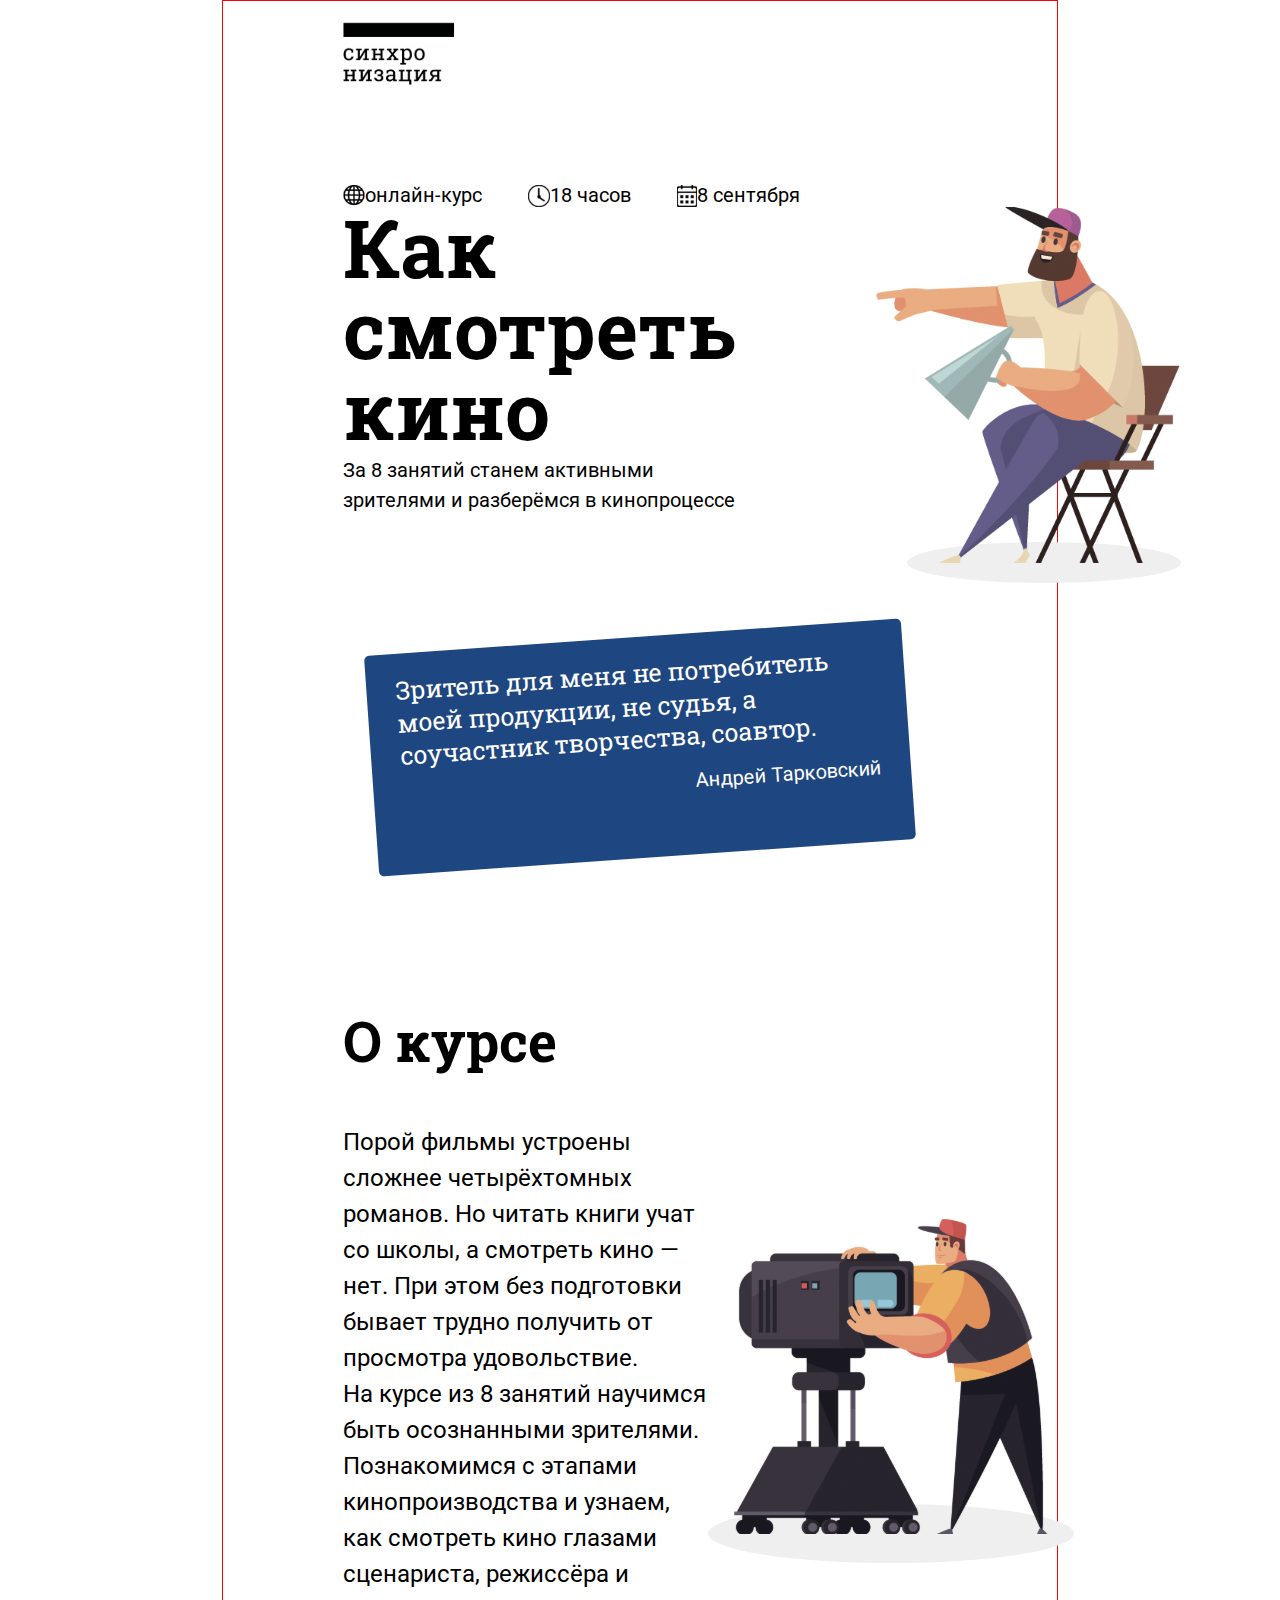
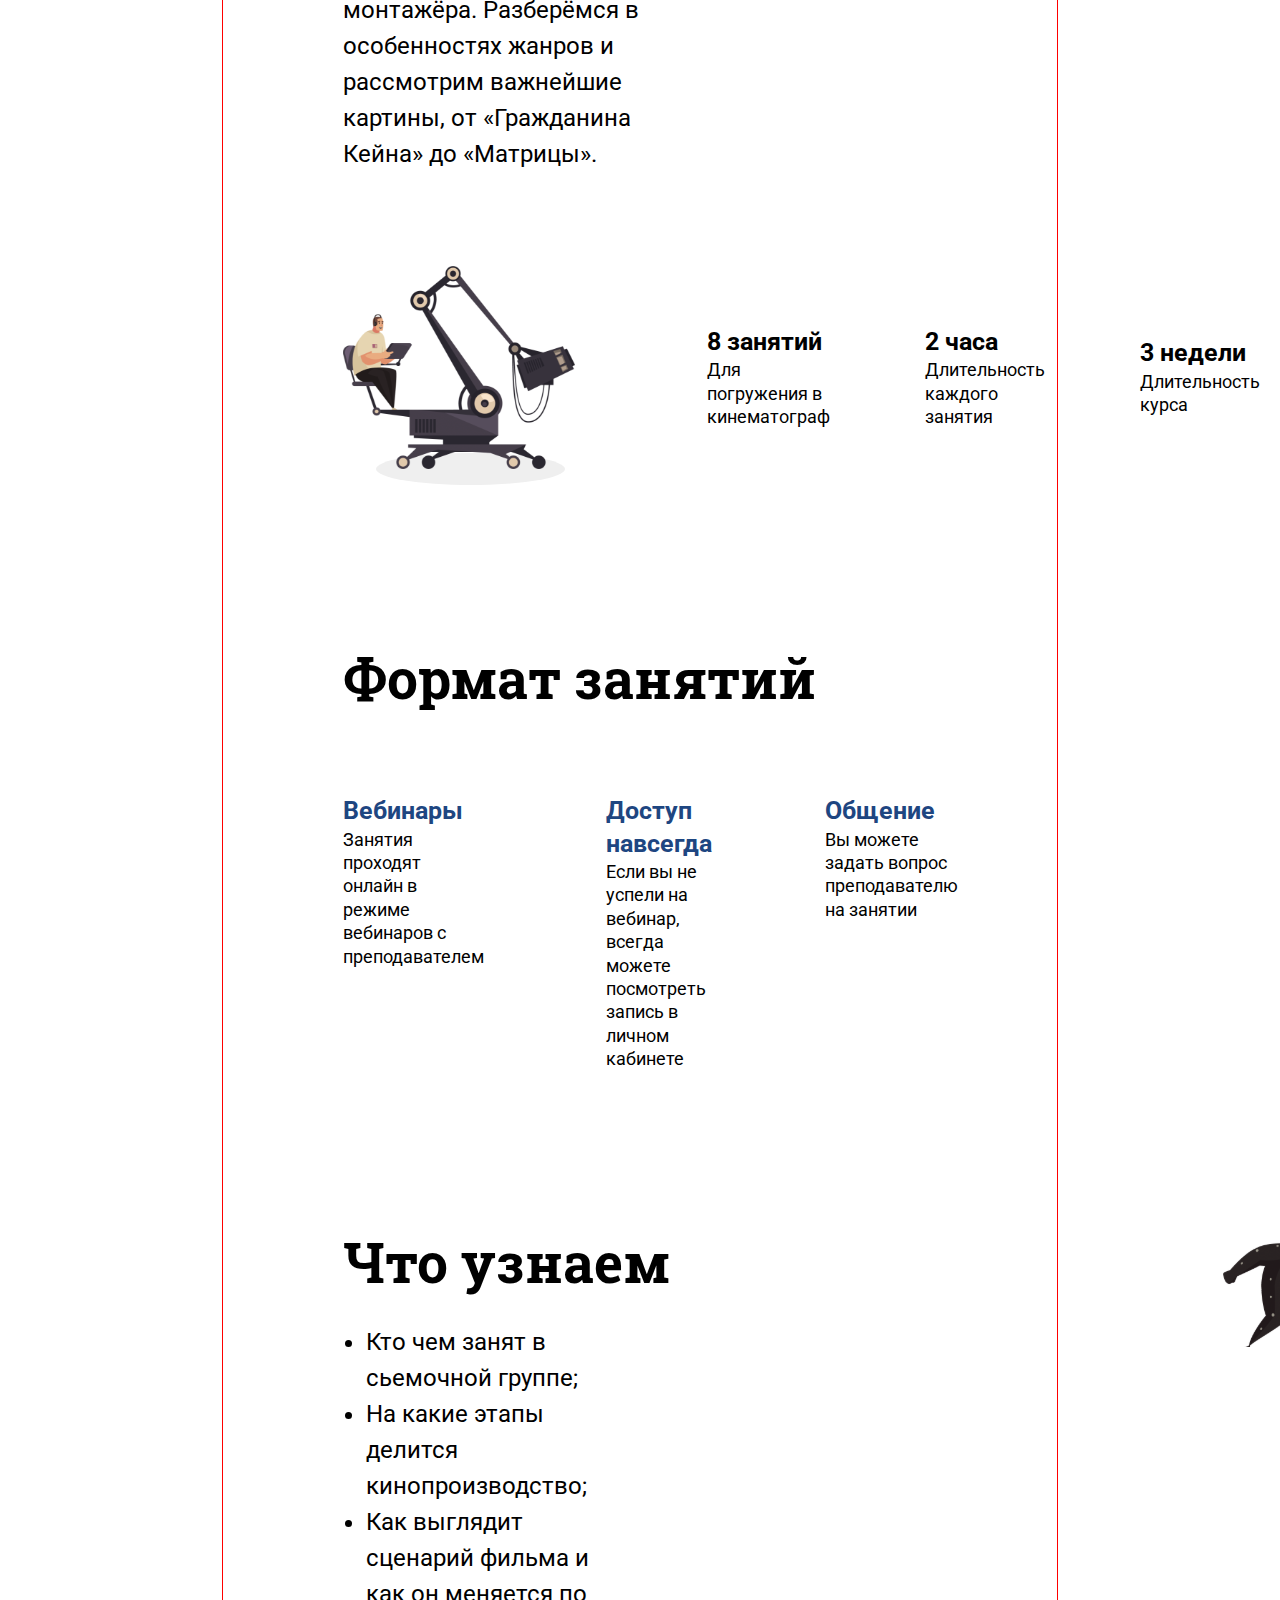
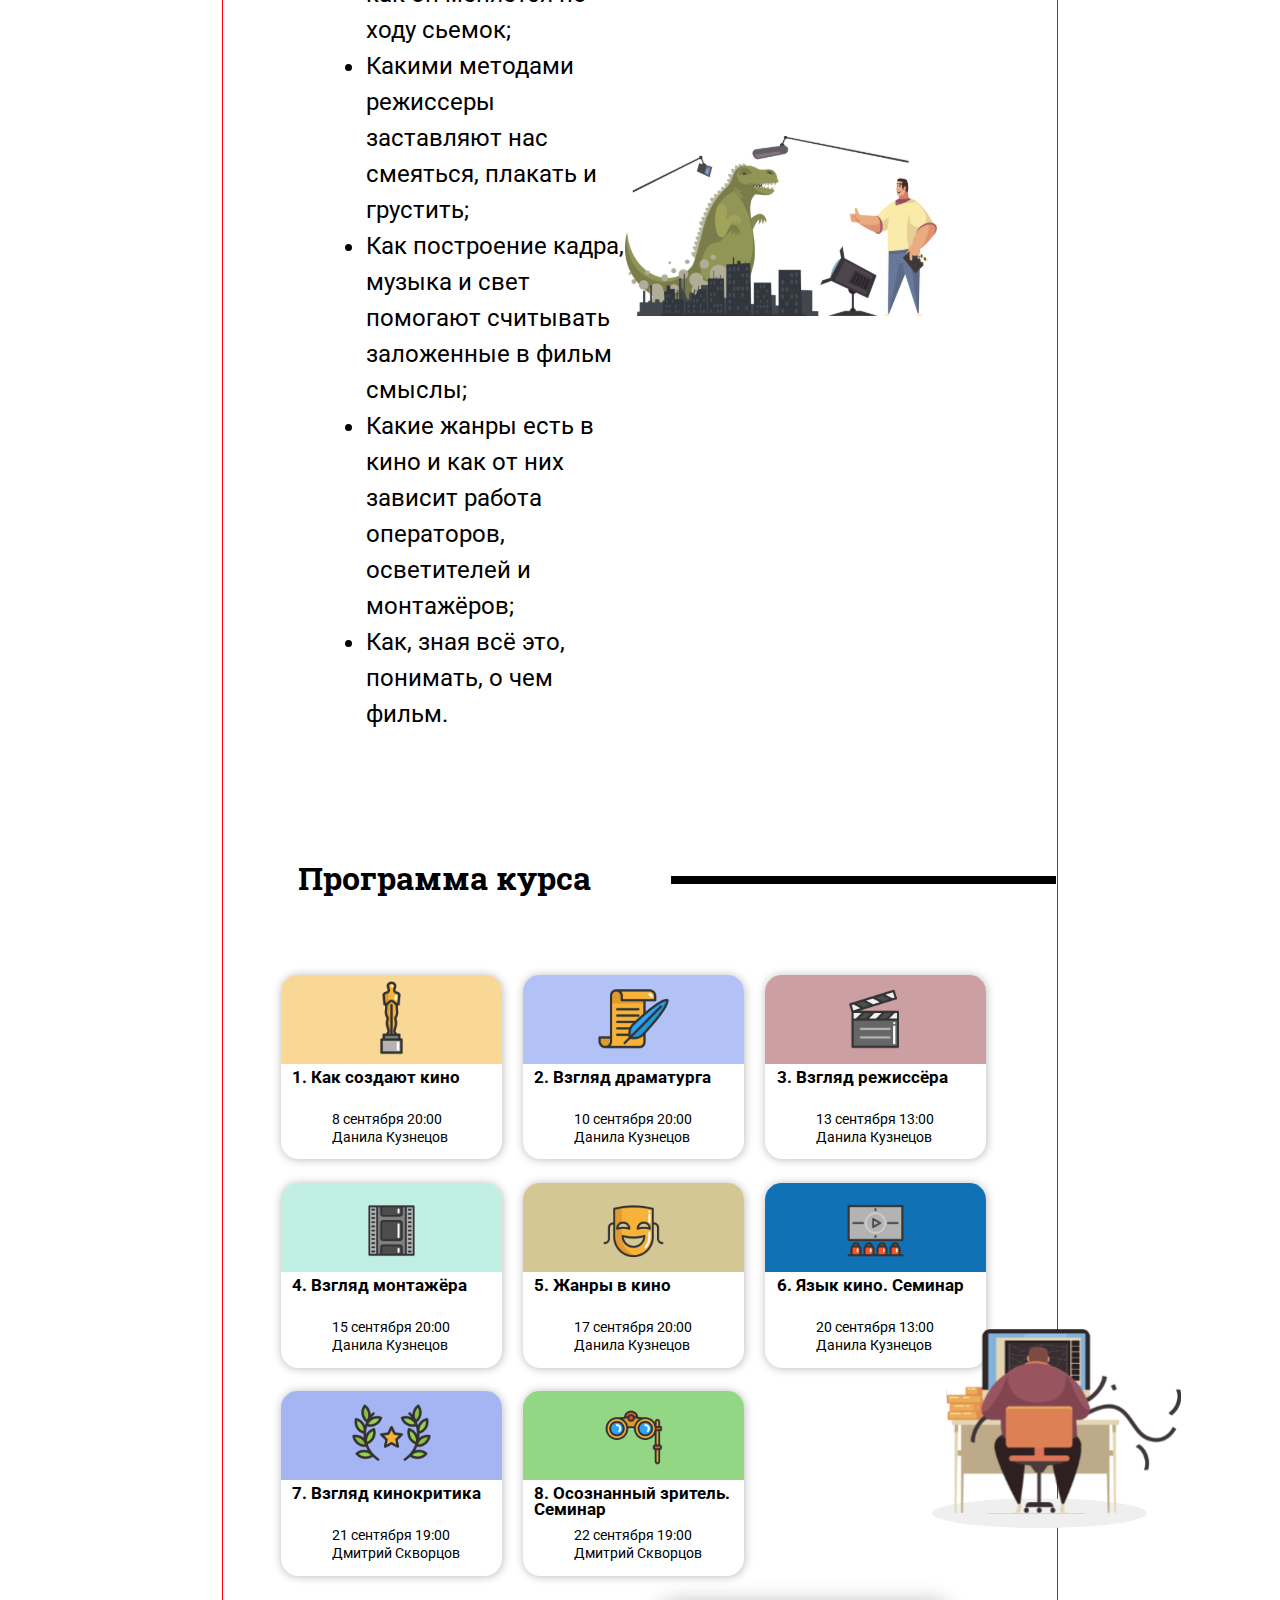
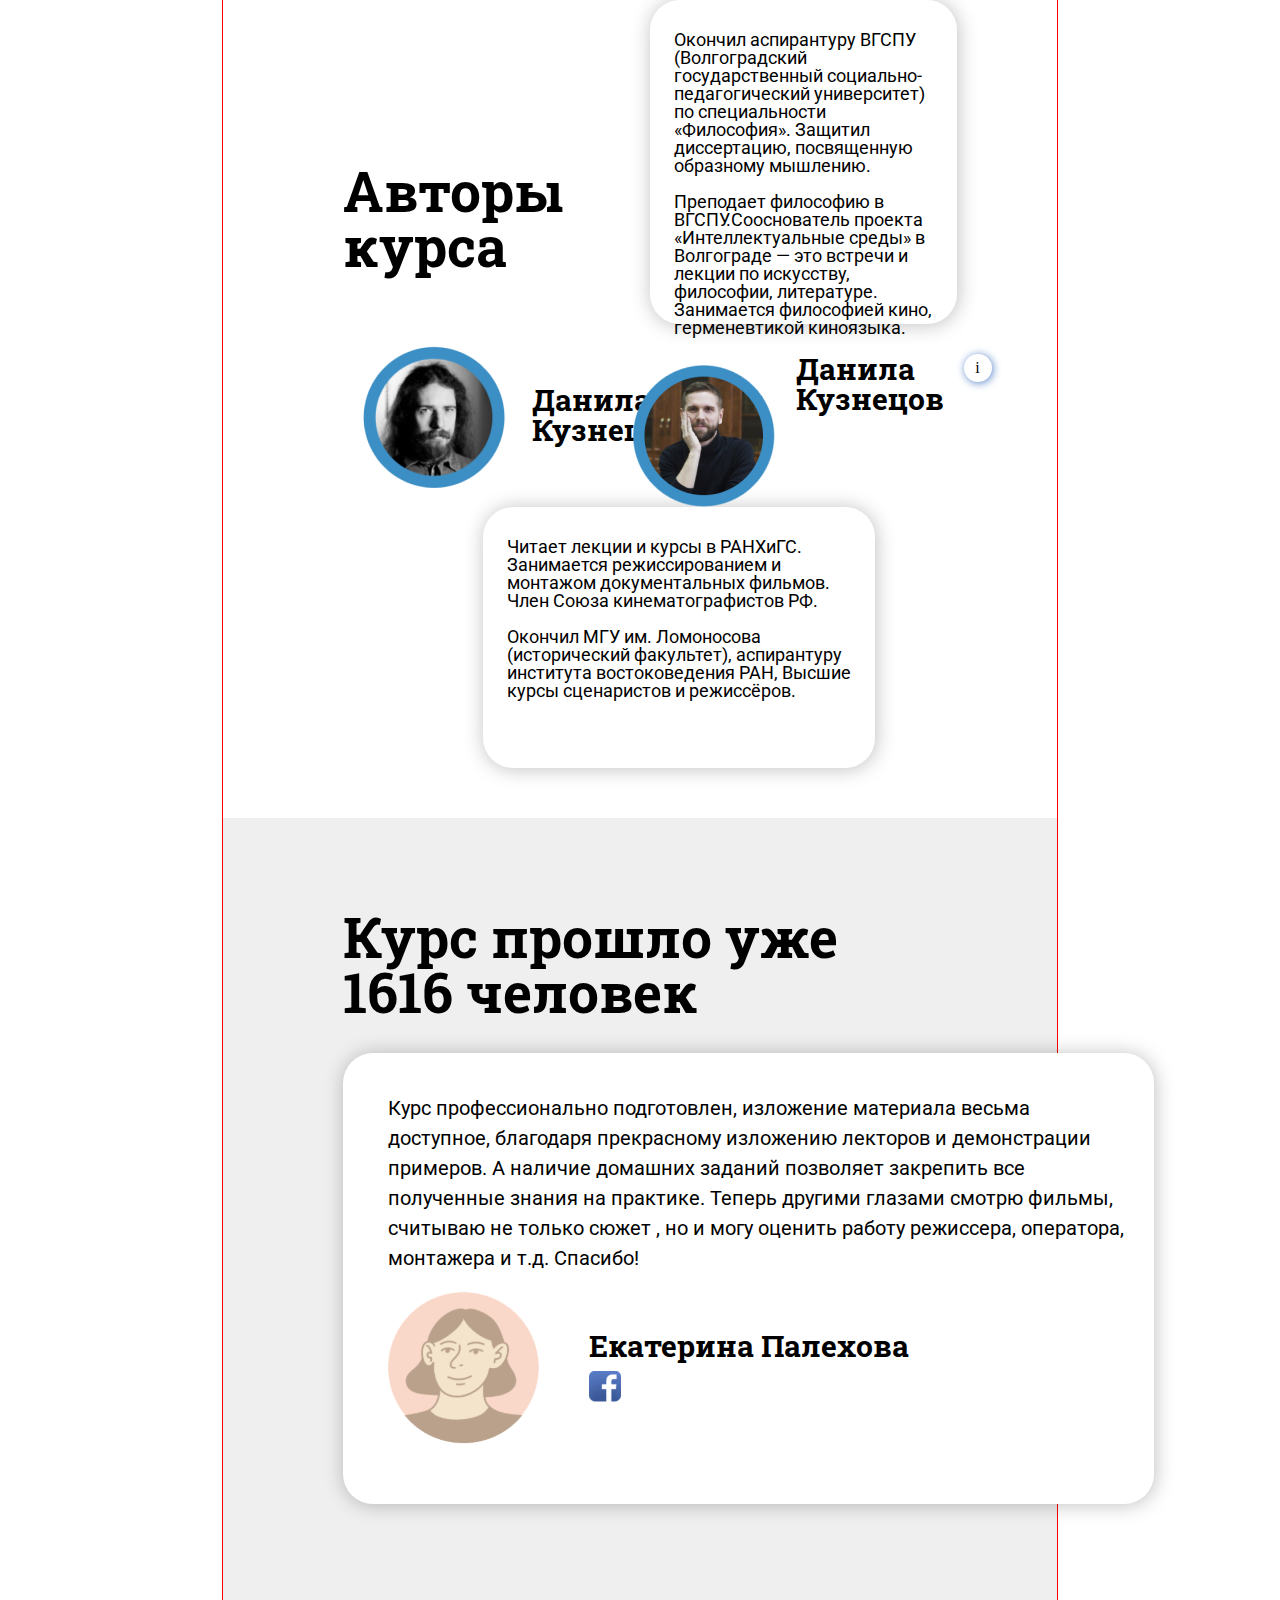
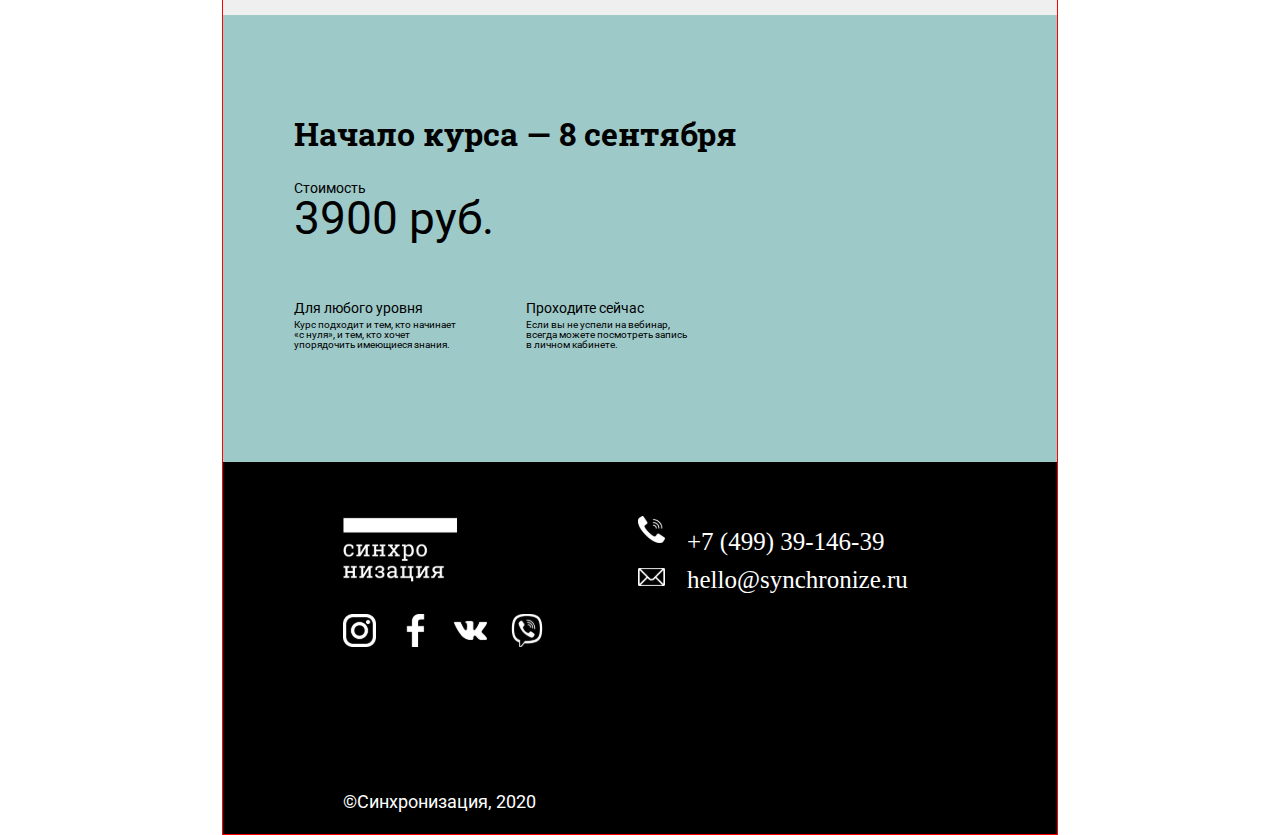
<file: index.html>
<!DOCTYPE html>
<html lang="en">

<head>
  <meta charset="UTF-8">
  <meta http-equiv="X-UA-Compatible" content="IE=edge">
  <meta name="viewport" content="width=device-width, initial-scale=1.0">
  <title>Document</title>
  <link rel="stylesheet" href="stylefirstthree.css">
  <link rel="stylesheet" href="style-Alexey.css">
  <link rel="stylesheet" href="dinara.css">
  <link rel="stylesheet" href="reset.css">
  <link rel="stylesheet" href="karpovich.css">
</head>
<body>
  <div class="outer">
    <article id="cover">
      <div class="inner">
        <div class="sinc-photo">
          <img class="sinc" src="./images/sinc.svg">
        </div>
        <div class="courseinfo">
          <div class="courseinfo-block">
            <img class="globe" src="./images/globe.svg">
            <p class="header-text">онлайн-курс</p>
          </div>
          <div class="courseinfo-block">
            <img class="hours" src="./images/watches.svg">
            <p class="header-text">18 часов</p>
          </div>
          <div class="courseinfo-block">
            <img class="calendar" src="./images/calendar.svg">
            <p class="header-text">8 сентября</p>
          </div>
        </div>
        <div class="firstline">
          <div class="firsrtline-left">
            <h1 class="firstline-title">Как смотреть кино</h1>
            <p class="firstline-text">За 8 занятий станем активными зрителями и разберёмся в кинопроцессе
            </p>
          </div>
          <div class="pointingmancl">
            <img class="pointingman" src="./images/pointingman.svg">
          </div>
        </div>
        <div class="quote">
          <p class="quote-text">Зритель для меня не потребитель моей продукции, не судья, а соучастник
            творчества, соавтор. </p>
          <p class="quote-author">Андрей Тарковский</p>
        </div>
      </div>
    </article>
    <article id="about-course">
      <div class="inner">
        <div class="secondline-top">
          <div class="secondline-topleft">
            <h1 class="secondline-title">О курсе</h1>
            <p class="secondline-text">Порой фильмы устроены сложнее четырёхтомных романов. Но читать книги
              учат со школы, а смотреть кино — нет. При этом без подготовки бывает трудно получить от
              просмотра удовольствие.</p>
            <p class="secondline-text">На курсе из 8 занятий научимся быть осознанными зрителями.
              Познакомимся с этапами кинопроизводства и узнаем, как смотреть кино глазами сценариста,
              режиссёра и монтажёра. Разберёмся в особенностях жанров и рассмотрим важнейшие картины,
              от «Гражданина Кейна» до «Матрицы».</p>
          </div>
          <div class="secondline-topright">
            <img class="cameraman" src="./images/cameraman.svg">
          </div>
        </div>
        <div class="thirdline">
          <div class="thirdline-picture">
            <img class="officeman" src="./images/officeman.svg">
          </div>
          <div class="thirdline-right">
            <div class="bottom">
              <h2 class="third-title">8 занятий</h2>
              <p class="bottom-text">Для погружения в кинематограф</p>
            </div>
            <div class="bottom">
              <h2 class="third-title">2 часа</h2>
              <p class="bottom-text">Длительность каждого занятия</p>
            </div>
            <div class="bottom">
              <h2 class="third-title">3 недели</h2>
              <p class="bottom-text">Длительность курса</p>
            </div>
          </div>
        </div>
        <div class="thirdline-mobile">
          <div class="thirdline-right">
            <div class="bottom">
              <h2 class="third-title">8 занятий</h2>
              <p class="bottom-text">Для погружения в кинематограф</p>
            </div>
            <div class="bottom">
              <h2 class="third-title">2 часа</h2>
              <p class="bottom-text">Длительность каждого занятия</p>
            </div>
            <div class="bottom">
              <h2 class="third-title">3 недели</h2>
              <p class="bottom-text">Длительность курса</p>
            </div>
          </div>
          <img class="officeman" src="./images/officeman.svg">
        </div>
      </div>
    </article>
    <article id="format">
      <div class="inner">
        <div class="fourthline">
          <h1 class="format">Формат занятий</h1>
          <div class="fourthline-bottom">
            <div class="vebinars">
              <h2 class="fourth-title">Вебинары</h2>
              <p class="fourth-text">Занятия проходят онлайн в режиме вебинаров с преподавателем</p>
            </div>
            <div class="access">
              <h2 class="fourth-title">Доступ навсегда</h2>
              <p class="fourth-text">Если вы не успели на вебинар, всегда можете посмотреть запись в
                личном кабинете</p>
            </div>
            <div class="chatting">
              <h2 class="fourth-title">Общение</h2>
              <p class="fourth-text">Вы можете задать вопрос преподавателю на занятии</p>
            </div>
          </div>
          <img class="fencing" src="./images/fencing.svg">
        </div>
      </div>
    </article>
    <article id="what-do">
      <div class="inner-dinara">
        <div class="aaa">
          Что узнаем
        </div>
        <div class="cont">
          <ul class="dina-text">
            <li>Кто чем занят в сьемочной группе;</li>
            <li>На какие этапы делится кинопроизводство;</li>
            <li>Как выглядит сценарий фильма и как он меняется по ходу сьемок;</li>
            <li>Какими методами режиссеры заставляют нас смеяться, плакать и грустить; </li>
            <li>Как построение кадра, музыка и свет помогают считывать заложенные в фильм смыслы;</li>
            <li>Какие жанры есть в кино и как от них зависит работа операторов, осветителей и монтажёров;
            </li>
            <li>Как, зная всё это, понимать, о чем фильм.</li>
          </ul>
          <div class="picture">
            <img class="dina-logo" src="images/about-course/logo.svg" />
          </div>

        </div>
      </div>
    </article>
    <article id="course-program">
      <div class="inner-alexey">
        <div class="header">
          <p class="alexey-header-text">Программа курса</p>
          <div class="line"></div>
        </div>
        <div class="alexey-content">
          <div class="block">
            <img class="block-picture" src="./images/img-1.svg" alt="img1">
            <div class="block-text">
              <p class="block-text-header">1. Как создают кино</p>
              <ul class="block-text-footer">
                <li>8 сентября 20:00</li>
                <li>Данила Кузнецов</li>
              </ul>
            </div>
          </div>
          <div class="block">
            <img class="block-picture" src="./images/img-2.svg" alt="img2">
            <div class="block-text">
              <p class="block-text-header">2. Взгляд драматурга</p>
              <ul class="block-text-footer">
                <li>10 сентября 20:00</li>
                <li>Данила Кузнецов</li>
              </ul>
            </div>
          </div>
          <div class="block">
            <img class="block-picture" src="./images/img-3.svg" alt="img3">
            <div class="block-text">
              <p class="block-text-header">3. Взгляд режиссёра</p>
              <ul class="block-text-footer">
                <li>13 сентября 13:00</li>
                <li>Данила Кузнецов</li>
              </ul>
            </div>
          </div>
          <div class="block">
            <img class="block-picture" src="./images/img-4.svg" alt="img4">
            <div class="block-text">
              <p class="block-text-header">4. Взгляд монтажёра</p>
              <ul class="block-text-footer">
                <li>15 сентября 20:00</li>
                <li>Данила Кузнецов</li>
              </ul>
            </div>
          </div>
          <div class="block">
            <img class="block-picture" src="./images/img-5.svg" alt="img5">
            <div class="block-text">
              <p class="block-text-header">5. Жанры в кино</p>
              <ul class="block-text-footer">
                <li>17 сентября 20:00</li>
                <li>Данила Кузнецов</li>
              </ul>
            </div>
          </div>
          <div class="block">
            <img class="block-picture" src="./images/img-6.svg" alt="img6">
            <div class="block-text">
              <p class="block-text-header">6. Язык кино. Семинар</p>
              <ul class="block-text-footer">
                <li>20 сентября 13:00</li>
                <li>Данила Кузнецов</li>
              </ul>
            </div>
          </div>
          <div class="block">
            <img class="block-picture" src="./images/img-7.svg" alt="img7">
            <div class="block-text">
              <p class="block-text-header">7. Взгляд кинокритика</p>
              <ul class="block-text-footer">
                <li>21 сентября 19:00</li>
                <li>Дмитрий Скворцов</li>
              </ul>
            </div>
          </div>
          <div class="block">
            <img class="block-picture" src="./images/img-8.svg" alt="img8">
            <div class="block-text">
              <p class="block-text-header">8. Осознанный зритель. Семинар</p>
              <ul class="block-text-footer">
                <li>22 сентября 19:00</li>
                <li>Дмитрий Скворцов</li>
              </ul>
            </div>
          </div>
        </div>
        <div class="content-mob">
          <img class="block-picture" src="./images/img-1-mob.svg" alt="img1">
          <img class="block-picture" src="./images/img-2-mob.svg" alt="img2">
          <img class="block-picture" src="./images/img-3-mob.svg" alt="img3">
          <img class="block-picture" src="./images/img-4-mob.svg" alt="img4">
          <img class="block-picture" src="./images/img-5-mob.svg" alt="img5">
          <img class="block-picture" src="./images/img-6-mob.svg" alt="img6">
          <img class="block-picture" src="./images/img-7-mob.svg" alt="img7">
          <img class="block-picture" src="./images/img-8-mob.svg" alt="img8">
        </div>
      </div>
    </article>
    <article id="authors">
      <div class="inner-rus">
        <div class="wrap">
          <div class="autors_left">
            <h2>Авторы курса</h2>
            <div class="autors_lefttop">
              <div class="autors_photo">
                <img src="./images/Kyznetsov.png" alt="kyznetsov">
              </div>
              <div class="information_kyznetsov">
                <p class="autor_speciality">Данила Кузнецов</p>
              </div>
              <div class="nav">
              <p class="icon_auto">i</p>
              <p class="speciality_two">режиссёр, историк кино</p>
              </div>
            </div>
            <div class="autors_leftbottom">
              <p>Читает лекции и курсы в РАНХиГС.<br> Занимается режиссированием и<br> монтажом документальных
                фильмов.<br> Член Союза кинематографистов РФ.<br>
                <br>
                Окончил МГУ им. Ломоносова<br> (исторический факультет), аспирантуру<br> института востоковедения РАН,
                Высшие<br> курсы сценаристов и режиссёров.
              </p>
            </div>
          </div>
          <div class="autors_right">
            <img src="./images/man.svg" class="man">
            <div class="wrap_bot">
            <div class="autors_rightbottom">
              <p>Окончил аспирантуру ВГСПУ (Волгоградский государственный социально-педагогический университет) по специальности «Философия». Защитил диссертацию, посвященную образному мышлению.
                <br>
                <br>
                Преподает философию в ВГСПУ.Сооснователь проекта «Интеллектуальные среды» в Волгограде — это встречи и лекции по искусству, философии, литературе. Занимается философией кино, герменевтикой киноязыка.
              </p>
            </div>
            </div>
            <div class="autors_righttop">
              <div class="autors_photo_right">
                <img src="./images/Kyznet.png" alt="kyznet">
              </div>
              <div class="information_kyznetsov_right">
                <p class="autor_speciality_right">Данила Кузнецов</p>
              </div>
              <div class="nav">
                <p class="icon_auto_two">i</p>
                <p class="speciality_three">кандидат философских наук, специалист<br> по герменевтике киноязыка</p>
              </div>
            </div>
          </div>
        </div>
      </div>
    </article>
    <!---------------------------------------------------------------------------->
    <!---------------------------------------------------------------------------->
    <!---------------------------------------------------------------------------->
    <article id="description">
      <div class="innermain_content7">
        <div class="test">
          <h2>Курс прошло уже 1616 человек</h2>
          <div class="wrapper_information">
            <p class="wrapper_information-content">Курс профессионально подготовлен, изложение материала весьма доступное, благодаря
              прекрасному изложению лекторов и демонстрации примеров. А наличие домашних заданий позволяет закрепить
              все<br>
              полученные знания на практике. Теперь другими глазами смотрю фильмы, считываю не только сюжет , но и
              могу оценить работу режиссера, оператора, монтажера и т.д. Спасибо!</p>
            <img src="./images/face.svg" alt="face" class="face">
            <div class="autor">
              <p>Екатерина Палехова</p>
              <img src="./images/faceboock.svg" alt="faceboock">
            </div>
          </div>
        </div>
        </div>
    </article>
    <!---------------------------------------------------------------------------->
    <!---------------------------------------------------------------------------->
    <!---------------------------------------------------------------------------->
    <article id="info">
      <div class="inner_main_content8">
        <div class="main_content8">
          <h1>Начало курса — 8 сентября</h1>
          <p class="price">Стоимость</p>
          <p class="money">3900 руб.</p>
          <div class="wrapper_text">
            <div class="wrapper_content1">
              <h4>Для любого уровня</h4>
              <p>Курс подходит и тем, кто начинает<br> «с нуля», и тем, кто хочет<br> упорядочить имеющиеся знания.
              <p>
            </div>
            <div class="wrapper_content2">
              <h4>Проходите сейчас</h4>
              <p>Если вы не успели на вебинар,<br> всегда можете посмотреть запись<br> в личном кабинете.
              <p>
            </div>
          </div>
        </div>
      </div>
    </article>
    <!---------------------------------------------------------------------------->
    <!---------------------------------------------------------------------------->
    <!---------------------------------------------------------------------------->
    <footer>
      <div class="inner-rus">
        <div class="inner_cont">
          <div class="footer-content">
            <img src="./images/logo_mobile_white.svg" alt="Footer_synchronization" class="footer_synch">
            <div class="footer_icon">
              <img src="./images/insta.svg" alt="insta">
              <img src="./images/fb.svg" alt="faceboock">
              <img src="./images/vk.svg" alt="vk">
              <img src="./images/watsap.svg" alt="watsap">
            </div>
          </div>
          <div class="footer-content_two">
            <div class="footer_icon_two">
              <img src="./images/phone_white.svg" alt="phone" class="phone">
              <img src="./images/mail_white.svg" alt="mail" class="mail">
            </div>
            <div class="footer_icon_two">
              <p>+7 (499) 39-146-39</p>
              <p>hello@synchronize.ru</p>
            </div>
          </div>
        </div>
        <p class="footer_tekst">©Синхронизация, 2020</p>
      </div>
    </footer>
</body>
</html>
</file>
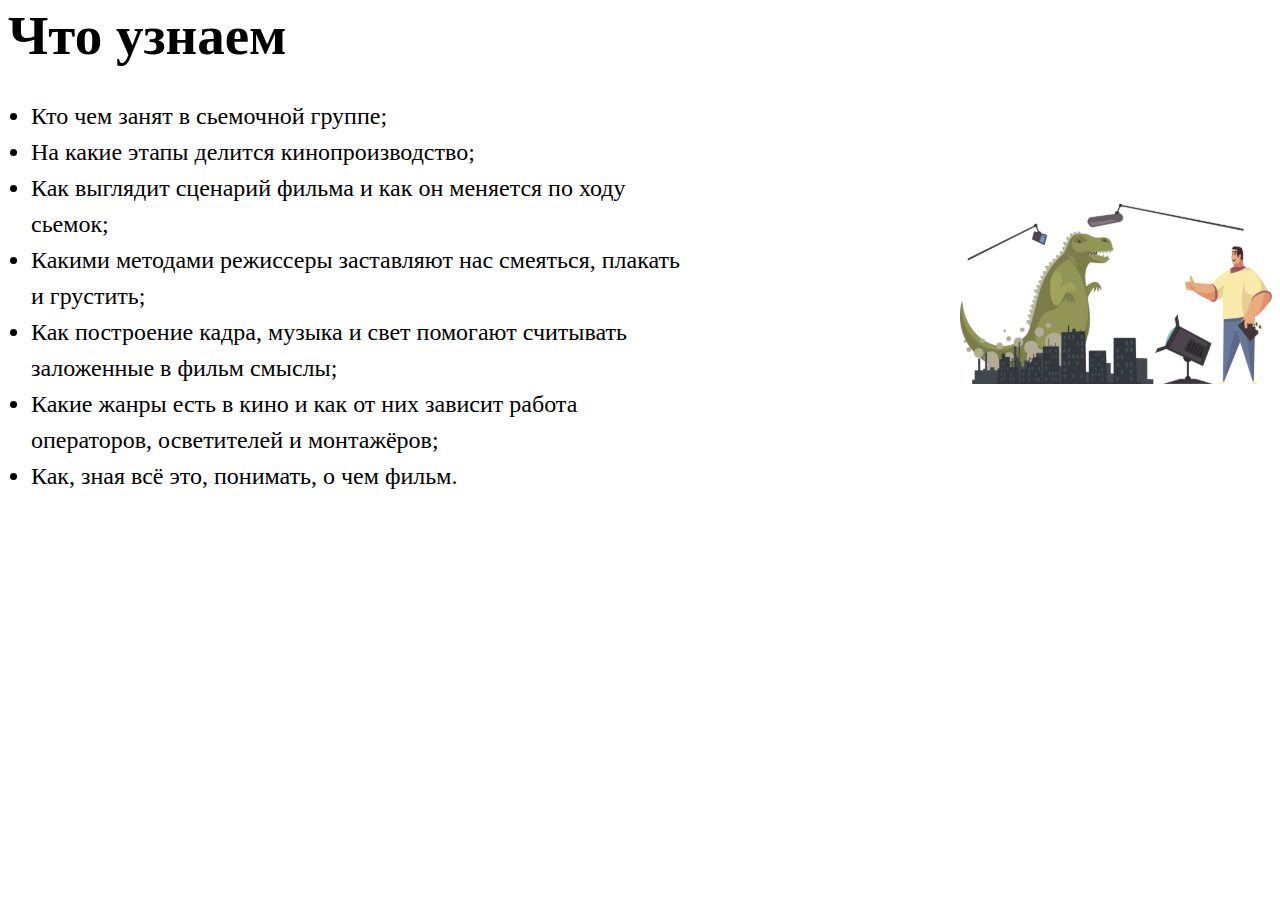
<file: dinara.html>
<!DOCTYPE html>
<html lang="ru">

<head>
    <meta charset="UTF-8">
    <meta http-equiv="X-UA-Compatible" content="IE=edge">
    <meta name="viewport" content="width=device-width, initial-scale=1.0">
    <title>Document</title>
    <link rel="stylesheet" href="./dinara.css">
</head>

<body>
    <article id="what-do">
        <div class="inner">
            <div class="aaa">
                Что узнаем
            </div>
            <div class="cont">
                <ul class="dina-text">
                    <li>Кто чем занят в сьемочной группе;</li>
                    <li>На какие этапы делится кинопроизводство;</li>
                    <li>Как выглядит сценарий фильма и как он меняется по ходу сьемок;</li>
                    <li>Какими методами режиссеры заставляют нас смеяться, плакать и грустить; </li>
                    <li>Как построение кадра, музыка и свет помогают считывать заложенные в фильм смыслы;</li>
                    <li>Какие жанры есть в кино и как от них зависит работа операторов, осветителей и монтажёров;</li>
                    <li>Как, зная всё это, понимать, о чем фильм.</li>
                </ul>
                <div class="picture">
                    <img class="dina-logo" src="images/about-course/logo.svg" />
                </div>

            </div>
        </div>
    </article>
</body>

</html>
</file>
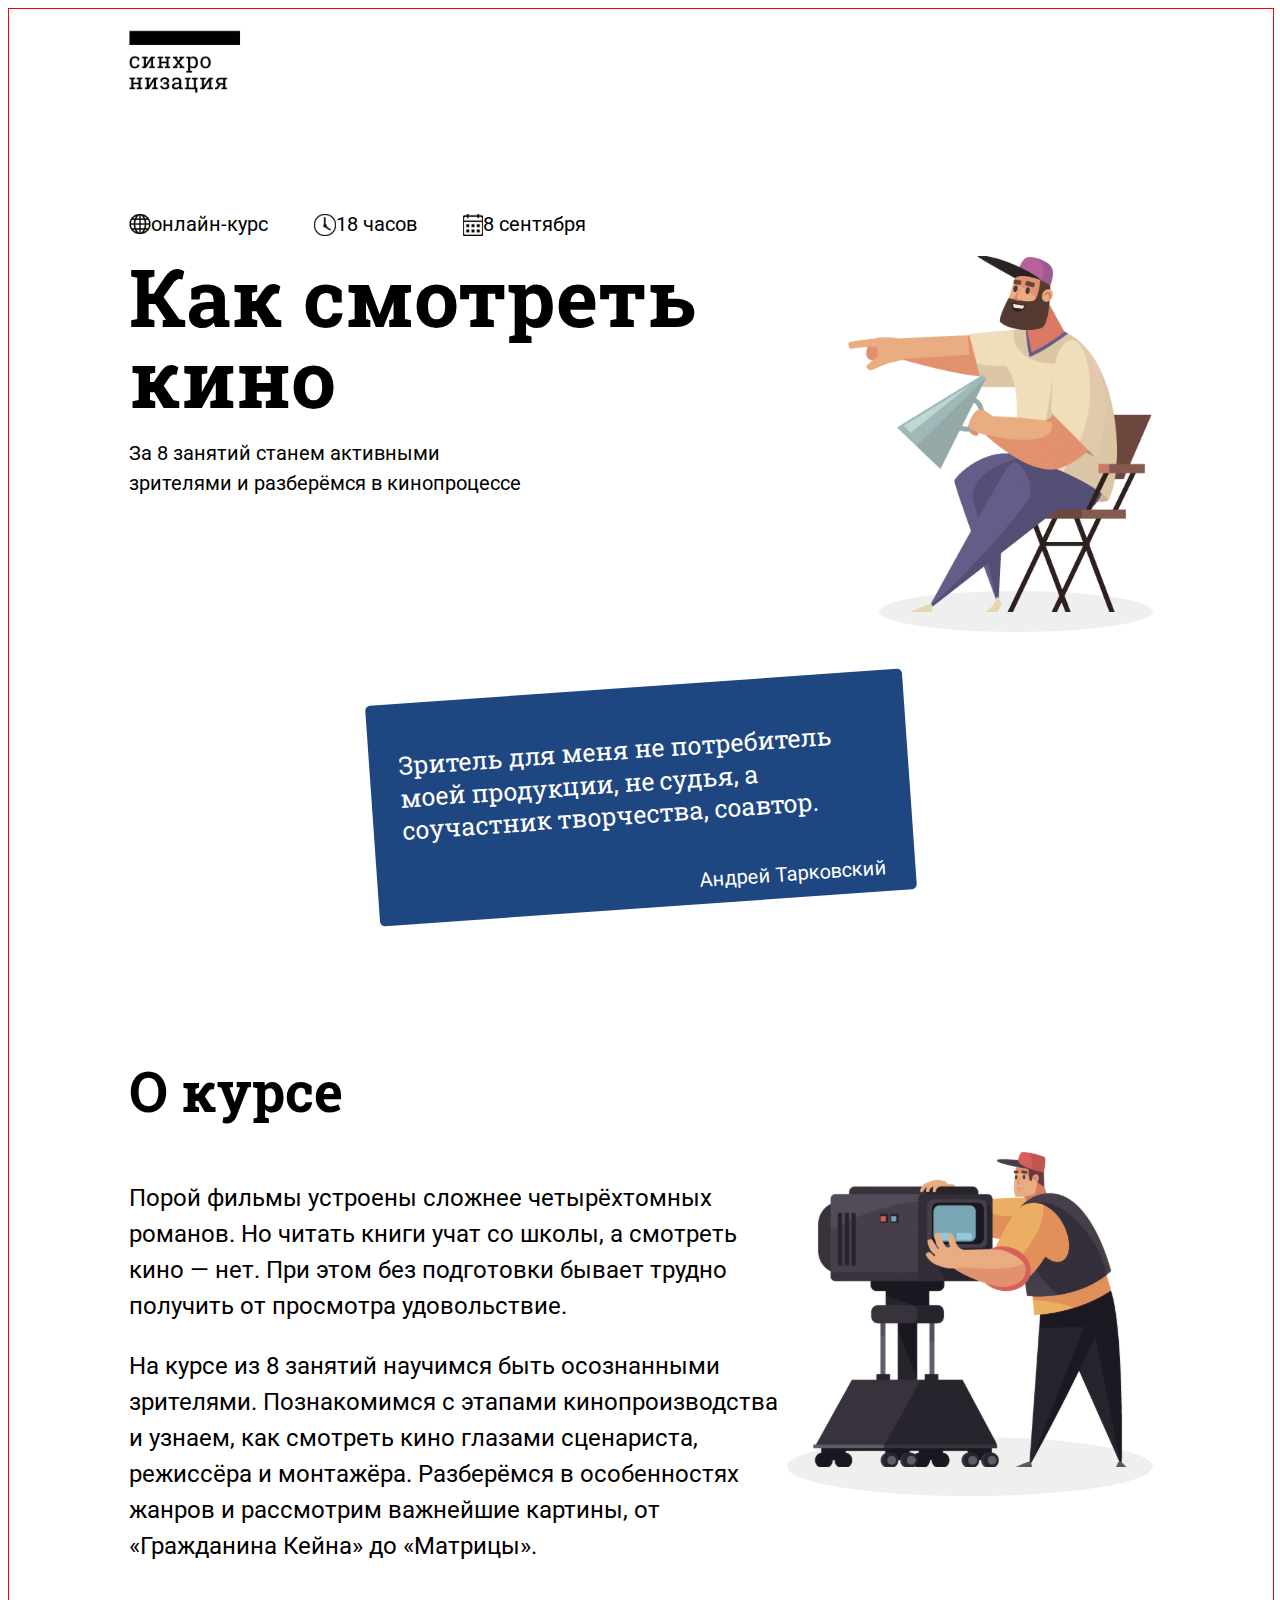
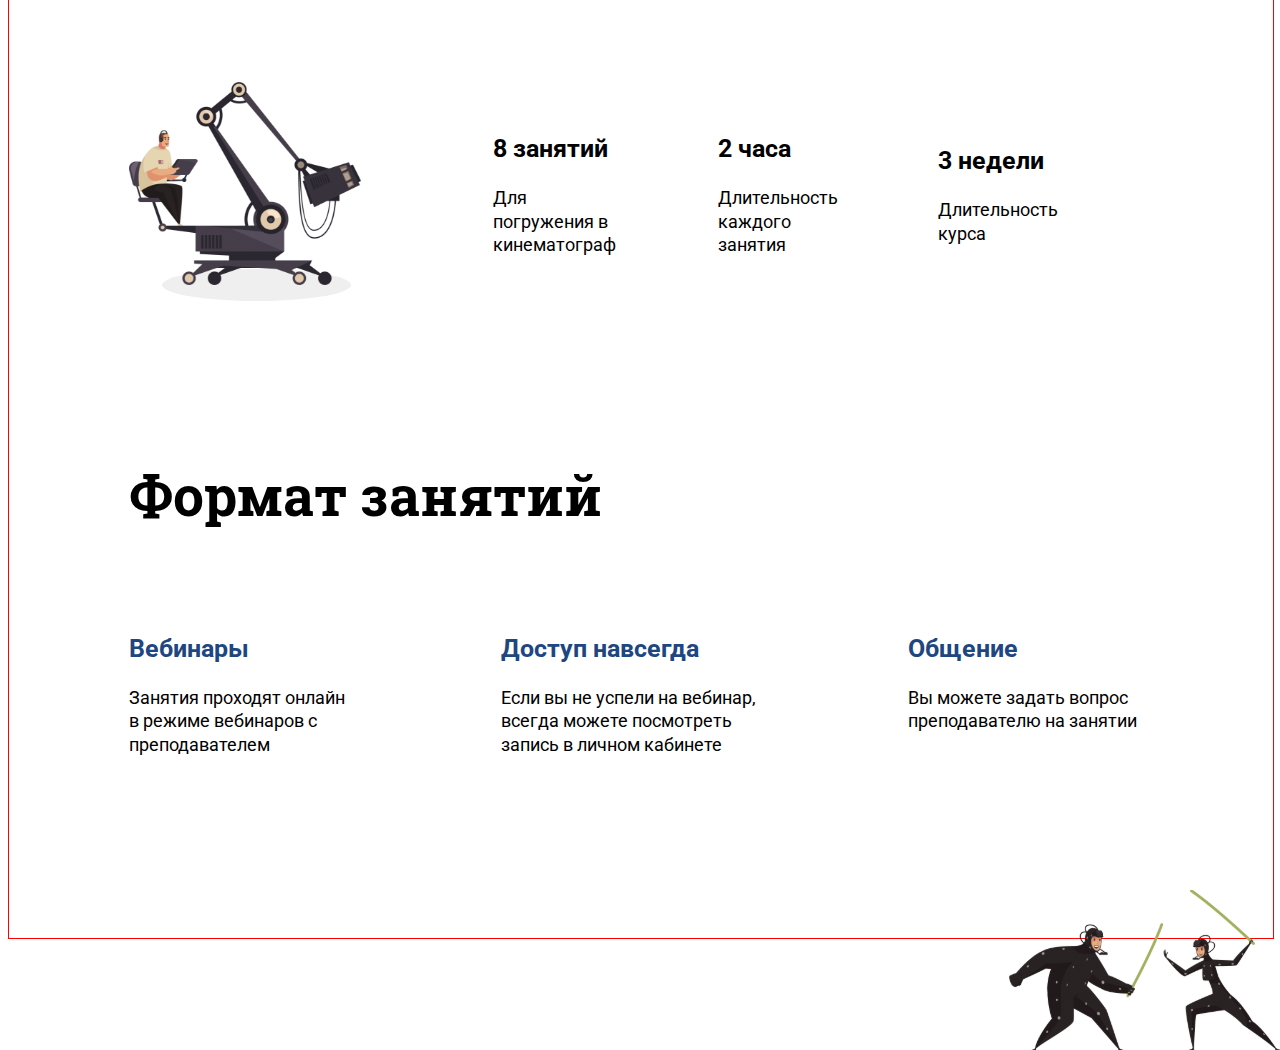
<file: magomedspart.html>
<!DOCTYPE html>
<html lang="en">

<head>
    <meta charset="UTF-8">
    <meta http-equiv="X-UA-Compatible" content="IE=edge">
    <meta name="viewport" content="width=device-width, initial-scale=1.0">
    <title>Document</title>
    <link rel="stylesheet" href="stylefirstthree.css">
</head>

<body>
    <div class="outer">
        <article id="cover">
            <div class="inner">
                <div class="sinc-photo">
                    <img class="sinc" src="./images/sinc.svg">
                </div>
                <div class="courseinfo">
                    <div class="courseinfo-block">
                        <img class="globe" src="./images/globe.svg">
                        <p class="header-text">онлайн-курс</p>
                    </div>
                    <div class="courseinfo-block">
                        <img class="hours" src="./images/watches.svg">
                        <p class="header-text">18 часов</p>
                    </div>
                    <div class="courseinfo-block">
                        <img class="calendar" src="./images/calendar.svg">
                        <p class="header-text">8 сентября</p>
                    </div>
                </div>
                <div class="firstline">
                    <div class="firsrtline-left">
                        <h1 class="firstline-title">Как смотреть кино</h1>
                        <p class="firstline-text">За 8 занятий станем активными зрителями и разберёмся в кинопроцессе
                        </p>
                    </div>
                    <div class="pointingmancl">
                        <img class="pointingman" src="./images/pointingman.svg">
                    </div>
                </div>
                <div class="quote">
                    <p class="quote-text">Зритель для меня не потребитель моей продукции, не судья, а соучастник творчества, соавтор. </p>
                    <p class="quote-author">Андрей Тарковский</p>
                </div>
            </div>
        </article>
        <article id="about-course">
            <div class="inner">
                <div class="secondline-top">
                    <div class="secondline-topleft">
                        <h1 class="secondline-title">О курсе</h1>
                        <p class="secondline-text">Порой фильмы устроены сложнее четырёхтомных романов. Но читать книги учат со школы, а смотреть кино — нет. При этом без подготовки бывает трудно получить от просмотра удовольствие.</p>
                        <p class="secondline-text">На курсе из 8 занятий научимся быть осознанными зрителями. Познакомимся с этапами кинопроизводства и узнаем, как смотреть кино глазами сценариста, режиссёра и монтажёра. Разберёмся в особенностях жанров и рассмотрим важнейшие картины,
                            от «Гражданина Кейна» до «Матрицы».</p>
                    </div>
                    <div class="secondline-topright">
                        <img class="cameraman" src="./images/cameraman.svg">
                    </div>
                </div>
                <div class="thirdline">
                    <div class="thirdline-picture">
                        <img class="officeman" src="./images/officeman.svg">
                    </div>
                    <div class="thirdline-right">
                        <div class="bottom">
                            <h2 class="third-title">8 занятий</h2>
                            <p class="bottom-text">Для погружения в кинематограф</p>
                        </div>
                        <div class="bottom">
                            <h2 class="third-title">2 часа</h2>
                            <p class="bottom-text">Длительность каждого занятия</p>
                        </div>
                        <div class="bottom">
                            <h2 class="third-title">3 недели</h2>
                            <p class="bottom-text">Длительность курса</p>
                        </div>
                    </div>
                </div>
                <div class="thirdline-mobile">
                    <div class="thirdline-right">
                        <div class="bottom">
                            <h2 class="third-title">8 занятий</h2>
                            <p class="bottom-text">Для погружения в кинематограф</p>
                        </div>
                        <div class="bottom">
                            <h2 class="third-title">2 часа</h2>
                            <p class="bottom-text">Длительность каждого занятия</p>
                        </div>
                        <div class="bottom">
                            <h2 class="third-title">3 недели</h2>
                            <p class="bottom-text">Длительность курса</p>
                        </div>
                    </div>
                    <img class="officeman" src="./images/officeman.svg">
                </div>
            </div>
        </article>
        <article id="format">
            <div class="inner">
                <div class="fourthline">
                    <h1 class="format">Формат занятий</h1>
                    <div class="fourthline-bottom">
                        <div class="vebinars">
                            <h2 class="fourth-title">Вебинары</h2>
                            <p class="fourth-text">Занятия проходят онлайн в режиме вебинаров с преподавателем</p>
                        </div>
                        <div class="access">
                            <h2 class="fourth-title">Доступ навсегда</h2>
                            <p class="fourth-text">Если вы не успели на вебинар, всегда можете посмотреть запись в личном кабинете</p>
                        </div>
                        <div class="chatting">
                            <h2 class="fourth-title">Общение</h2>
                            <p class="fourth-text">Вы можете задать вопрос преподавателю на занятии</p>
                        </div>
                    </div>
                    <img class="fencing" src="./images/fencing.svg">
                </div>
            </div>
        </article>
    </div>
</body>

</html>
</file>
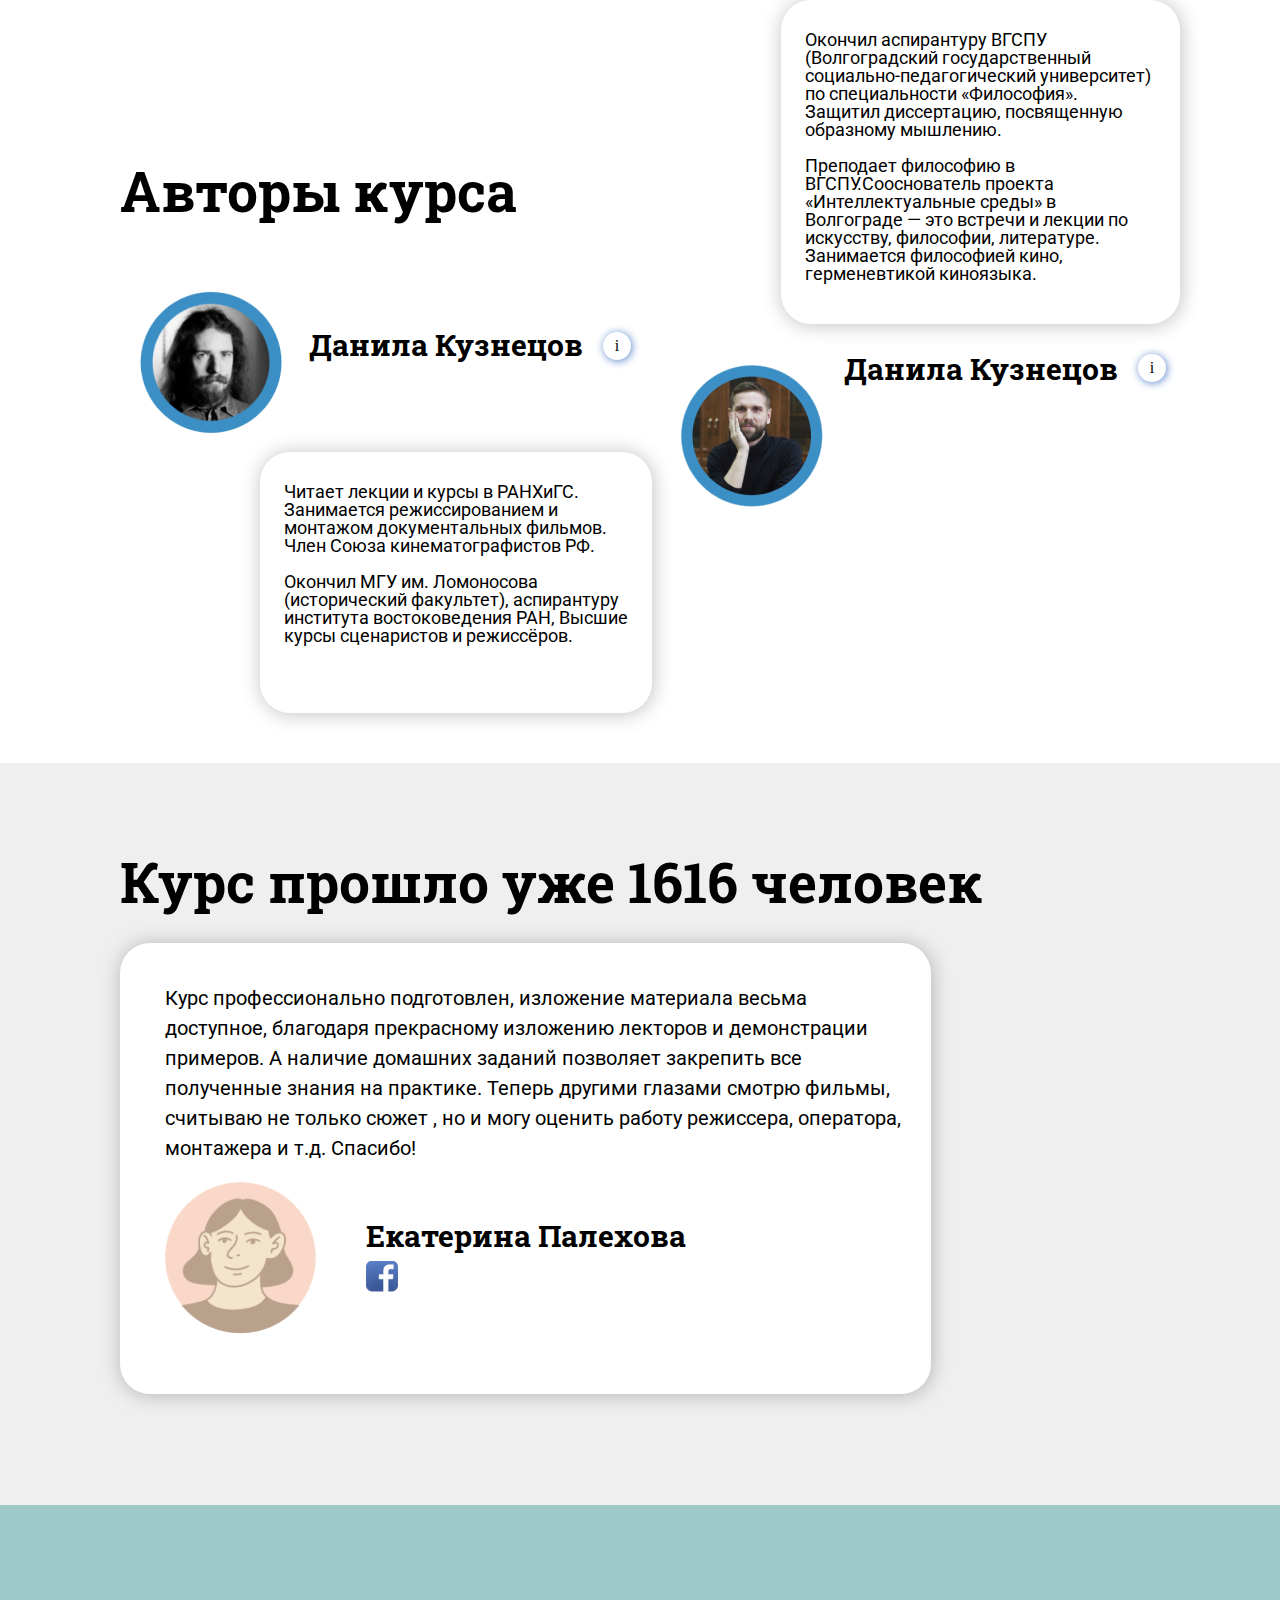
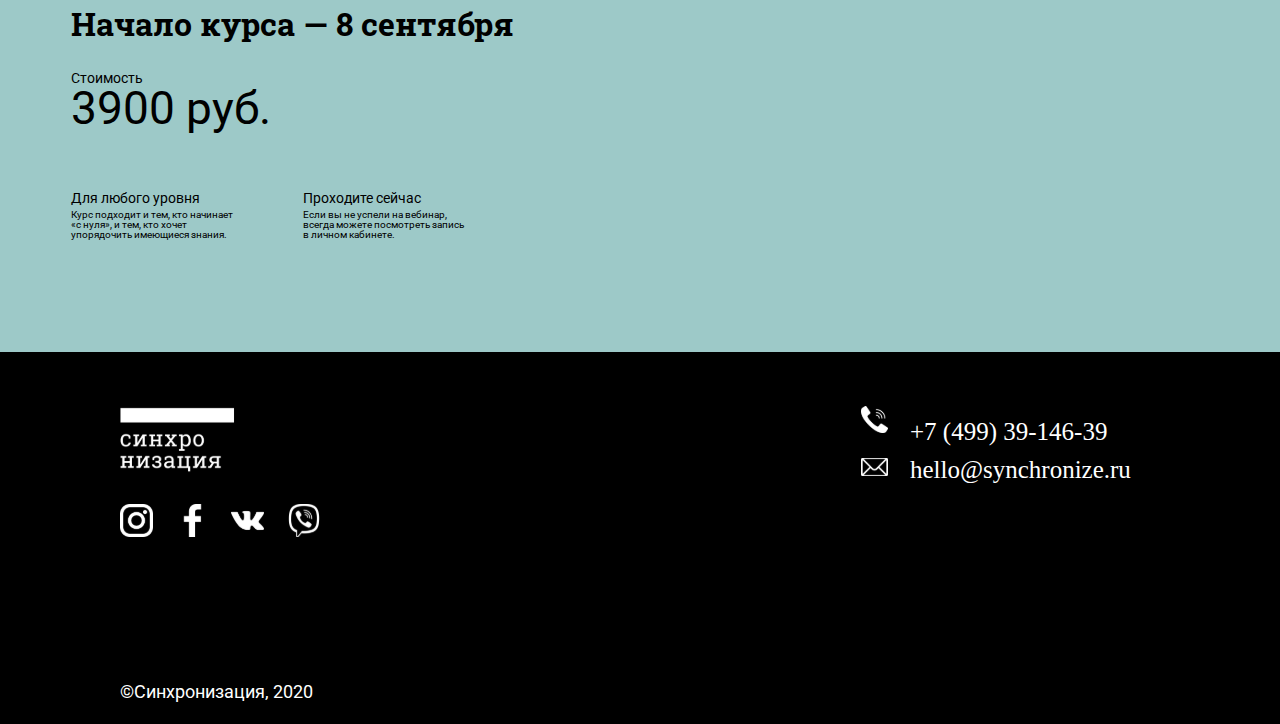
<file: test.html>
<!DOCTYPE html>
<html lang="en">
<head>
  <meta charset="UTF-8">
  <meta http-equiv="X-UA-Compatible" content="IE=edge">
  <meta name="viewport" content="width=device-width, initial-scale=1.0">
  <link rel="stylesheet" href="./reset.css">
  <link rel="stylesheet" href="./karpovich.css">
  <title>Document</title>
</head>
<body>
  <article id="authors">
    <div class="inner-rus">
      <div class="wrap">
        <div class="autors_left">
          <h2>Авторы курса</h2>
          <div class="autors_lefttop">
            <div class="autors_photo">
              <img src="./images/Kyznetsov.png" alt="kyznetsov">
            </div>
            <div class="information_kyznetsov">
              <p class="autor_speciality">Данила Кузнецов</p>
            </div>
            <div class="nav">
            <p class="icon_auto">i</p>
            <p class="speciality_two">режиссёр, историк кино</p>
            </div>
          </div>
          <div class="autors_leftbottom">
            <p>Читает лекции и курсы в РАНХиГС.<br> Занимается режиссированием и<br> монтажом документальных
              фильмов.<br> Член Союза кинематографистов РФ.<br>
              <br>
              Окончил МГУ им. Ломоносова<br> (исторический факультет), аспирантуру<br> института востоковедения РАН,
              Высшие<br> курсы сценаристов и режиссёров.
            </p>
          </div>
        </div>
        <div class="autors_right">
          <img src="./images/man.svg" class="man">
          <div class="wrap_bot">
          <div class="autors_rightbottom">
            <p>Окончил аспирантуру ВГСПУ (Волгоградский государственный социально-педагогический университет) по специальности «Философия». Защитил диссертацию, посвященную образному мышлению.
              <br>
              <br>
              Преподает философию в ВГСПУ.Сооснователь проекта «Интеллектуальные среды» в Волгограде — это встречи и лекции по искусству, философии, литературе. Занимается философией кино, герменевтикой киноязыка.
            </p>
          </div>
          </div>
          <div class="autors_righttop">
            <div class="autors_photo_right">
              <img src="./images/Kyznet.png" alt="kyznet">
            </div>
            <div class="information_kyznetsov_right">
              <p class="autor_speciality_right">Данила Кузнецов</p>
            </div>
            <div class="nav">
              <p class="icon_auto_two">i</p>
              <p class="speciality_three">кандидат философских наук, специалист<br> по герменевтике киноязыка</p>
            </div>
          </div>
        </div>
      </div>
    </div>
  </article>
  <!---------------------------------------------------------------------------->
  <!---------------------------------------------------------------------------->
  <!---------------------------------------------------------------------------->
  <article id="description">
    <div class="innermain_content7">
      <div class="test">
        <h2>Курс прошло уже 1616 человек</h2>
        <div class="wrapper_information">
          <p class="wrapper_information-content">Курс профессионально подготовлен, изложение материала весьма доступное, благодаря
            прекрасному изложению лекторов и демонстрации примеров. А наличие домашних заданий позволяет закрепить
            все<br>
            полученные знания на практике. Теперь другими глазами смотрю фильмы, считываю не только сюжет , но и
            могу оценить работу режиссера, оператора, монтажера и т.д. Спасибо!</p>
          <img src="./images/face.svg" alt="face" class="face">
          <div class="autor">
            <p>Екатерина Палехова</p>
            <img src="./images/faceboock.svg" alt="faceboock">
          </div>
        </div>
      </div>
      </div>
  </article>
  <!---------------------------------------------------------------------------->
  <!---------------------------------------------------------------------------->
  <!---------------------------------------------------------------------------->
  <article id="info">
    <div class="inner_main_content8">
      <div class="main_content8">
        <h1>Начало курса — 8 сентября</h1>
        <p class="price">Стоимость</p>
        <p class="money">3900 руб.</p>
        <div class="wrapper_text">
          <div class="wrapper_content1">
            <h4>Для любого уровня</h4>
            <p>Курс подходит и тем, кто начинает<br> «с нуля», и тем, кто хочет<br> упорядочить имеющиеся знания.
            <p>
          </div>
          <div class="wrapper_content2">
            <h4>Проходите сейчас</h4>
            <p>Если вы не успели на вебинар,<br> всегда можете посмотреть запись<br> в личном кабинете.
            <p>
          </div>
        </div>
      </div>
    </div>
  </article>
  <!---------------------------------------------------------------------------->
  <!---------------------------------------------------------------------------->
  <!---------------------------------------------------------------------------->
  <footer>
    <div class="inner-rus">
      <div class="inner_cont">
        <div class="footer-content">
          <img src="./images/logo_mobile_white.svg" alt="Footer_synchronization" class="footer_synch">
          <div class="footer_icon">
            <img src="./images/insta.svg" alt="insta">
            <img src="./images/fb.svg" alt="faceboock">
            <img src="./images/vk.svg" alt="vk">
            <img src="./images/watsap.svg" alt="watsap">
          </div>
        </div>
        <div class="footer-content_two">
          <div class="footer_icon_two">
            <img src="./images/phone_white.svg" alt="phone" class="phone">
            <img src="./images/mail_white.svg" alt="mail" class="mail">
          </div>
          <div class="footer_icon_two">
            <p>+7 (499) 39-146-39</p>
            <p>hello@synchronize.ru</p>
          </div>
        </div>
      </div>
      <p class="footer_tekst">©Синхронизация, 2020</p>
    </div>
  </footer>
</body>
</html>
</file>
<file: stylefirstthree.css>
@import url('https://fonts.googleapis.com/css2?family=Roboto+Slab:wght@400;700&family=Roboto:wght@400;700&display=swap');


.outer {
    max-width: 1440px;
    width: 100%;
    margin: 0 auto;
    border: 1px solid red;
}

.inner {
    width: calc(100% - 240px);
    max-width: 1440px;
    margin: 0 auto;
    padding: 0 120px 0;
}

#cover {
    margin: 20px 0 0 0;
}

.header-text {
    font-family: Roboto;
    font-style: normal;
    font-weight: normal;
    font-size: 20px;
    line-height: 115%;
}

.courseinfo {
    display: flex;
    justify-content: start;
    padding: 90px 0 0 0;
}

.courseinfo-block {
    margin: 4px 46px 0 0;
    display: flex;
    align-items: center;
}

.firstline-title {
    font-family: Roboto Slab;
    font-style: normal;
    font-weight: bold;
    font-size: 80px;
    line-height: 81px;
    margin: 0 140px 5px 0;
}

.firstline-text {
    font-family: Roboto;
    font-style: normal;
    font-weight: normal;
    font-size: 20px;
    line-height: 150%;
    width: 415px;
}

.firstline {
    display: flex;
    justify-content: space-between;
}

.quote {
    background-color: #1E4681;
    border-radius: 5px;
    transform: rotate(-4deg);
    padding: 21px 29px 0;
    width: 480px;
    height: 200px;
    margin: 51px auto 0;
}

.quote-text {
    font-family: Roboto Slab;
    font-style: normal;
    font-weight: normal;
    font-size: 25px;
    line-height: 130%;
    color: white;
    padding: 0 0 15px;
}

.quote-author {
    font-family: Roboto;
    font-style: normal;
    font-weight: normal;
    font-size: 20px;
    line-height: 130%;
    text-align: right;
    color: white;
}

#about-course {
    margin: 155px 0 0 0;
}

.secondline-top {
    display: flex;
    justify-content: space-between;
    align-items: center;
}

.secondline-topleft {
    width: 662px;
    line-height: 36px;
}

.secondline-title {
    font-weight: 700;
    font-size: 55px;
    font-family: 'Roboto Slab', serif;
    margin: 0 0 18px 0;
    line-height: 56px;
    Width: 365px;
    Height: 93px;
}

.secondline-text {
    font-size: 24px;
    line-height: 150%;
    font-family: 'Roboto', serif;
}

.thirdline {
    display: flex;
    font-family: 'Roboto', serif;
    align-items: center;
    margin: 94px 0 0 0;
}

.bottom {
    margin: 0 95px 0 0;
    max-width: 150px;
}

.thirdline-right {
    display: flex;
    justify-content: space-between;
    text-align: left;
    align-items: center;
    margin: 0 0 0 132px;
}

.third-title {
    font-size: 25px;
    font-weight: 700;
    line-height: 130%;
}

.bottom-text {
    font-size: 18px;
    line-height: 130%;
    font-weight: 400;
}

#format {
    margin: 162px 0 0 0;
}

.format {
    font-family: Roboto Slab;
    font-style: normal;
    font-weight: bold;
    font-size: 55px;
    line-height: 56px;
}

.fourthline-bottom {
    display: flex;
    justify-content: space-between;
    margin: 89px 0 0;
}

.fourth-title {
    font-family: Roboto;
    font-style: normal;
    font-weight: bold;
    font-size: 25px;
    line-height: 130%;
    color: #1E4681;
}

.fourth-text {
    font-family: Roboto;
    font-style: normal;
    font-weight: normal;
    font-size: 18px;
    line-height: 130%;
}

.thirdline-mobile {
    display: none;
}

.vebinars {
    margin: 0 122px 0 0;
    width: 225px;
}

.access {
    margin: 0 113px 0 0;
    width: 270px;
}

.chatting {
    width: 245px;
}

.fencing {
    position: relative;
    top: 116px;
    left: 880px;
}

@media screen and (min-width: 834px) and (max-width: 1279px) {
    .inner {
        padding: 0 71px;
        width: calc(100% - 142px);
        max-width: 1279px;
    }
    #cover {
        margin: 22px 0 0 0
    }
    #about-course {
        margin: 90px 0 0 0;
    }
    .courseinfo {
        padding: 55px 0 0 0;
        justify-content: start;
    }
    .courseinfo-block {
        margin: 0 18px 2px 0;
    }
    .sinc {
        width: 64px;
        height: 38px;
    }
    .calendar {
        width: 12px;
        height: 12px;
    }
    .globe {
        width: 12px;
        height: 12px;
    }
    .hours {
        width: 12px;
        height: 12px;
    }
    .sinc {
        width: 64px;
        height: 38px;
    }
    .pointingman {
        width: 176px;
        height: 206px;
    }
    .cameraman {
        width: 182px;
        height: 182px;
    }
    .officeman {
        width: 134px;
        height: 117px;
    }
    .fencing {
        width: 158px;
        height: 92px;
    }
    .header-text {
        font-size: 12px;
    }
    .firstline {
        display: flex;
        justify-content: space-between;
    }
    .firstline-title {
        font-size: 46px;
        line-height: 47px;
        margin: 0 81px 3px 0;
        width: 360px;
    }
    .firstline-text {
        font-size: 12px;
        width: 264px;
    }
    .quote {
        border-radius: 3px;
        padding: 12px 17px 0;
        width: 280px;
        height: 115px;
    }
    .quote-text {
        font-size: 14px;
        line-height: 18px;
        padding: 0 0 5px;
    }
    .quote-author {
        font-size: 12px;
        text-align: right;
    }
    .secondline-top {
        justify-content: space-between;
    }
    .secondline-topleft {
        width: 383px;
        line-height: 21px;
        margin: 0 110px 0 0;
    }
    .secondline-title {
        font-size: 32px;
        margin: 0 0 10px 0;
        line-height: 33px;
        Width: 210px;
        Height: 54px;
    }
    .secondline-text {
        font-size: 14px;
    }
    .thirdline {
        margin: 54px 0 0 0;
    }
    .bottom {
        margin: 0 45px 0 0;
        max-width: 90px;
    }
    .thirdline-right {
        margin: 0 0 0 75px;
    }
    .third-title {
        font-size: 15px;
        font-weight: 700;
    }
    .bottom-text {
        font-size: 11px;
    }
    .thirdline-mobile {
        display: none;
    }
    #format {
        margin: 94px 0 0 0;
    }
    .format {
        font-size: 32px;
        line-height: 33px;
    }
    .fourthline-bottom {
        margin: 51px 0 0;
        display: flex;
        justify-content: start;
    }
    .fourth-title {
        font-size: 15px;
    }
    .fourth-text {
        font-size: 11px;
    }
    .vebinars {
        margin: 0 46px 0 0;
        width: 153px;
    }
    .access {
        margin: 0 50px 0 0;
        width: 172px;
    }
    .chatting {
        width: 142px;
    }
    .fencing {
        position: relative;
        top: 67px;
        left: 400px;
    }
}

@media screen and (min-width: 375px) and (max-width: 833px) {
    .inner {
        padding: 0 33px 0;
        width: 100%;
        max-width: calc(375px - 66px);
    }
    .header-text {
        font-size: 10px;
    }
    .sinc {
        width: 52px;
        height: 31px;
        margin: auto;
        display: block;
        justify-content: flex-start;
    }
    .calendar {
        width: 10px;
        height: 10px;
    }
    .globe {
        width: 10px;
        height: 10px;
    }
    .hours {
        width: 10px;
        height: 10px;
    }
    .sinc-photo {
        width: 52px;
        height: 31px;
    }
    .pointingman {
        width: 141px;
        height: 175px;
        margin: 0 0 0 170px;
    }
    .cameraman {
        width: 170px;
        height: 160px;
        margin: 16px 67px 0;
    }
    .fencing {
        width: 132px;
        height: 78px;
    }
    #cover {
        margin: 30px 0 0 0;
    }
    .courseinfo {
        display: flex;
        justify-content: flex-start;
        padding: 44px 0 0 0;
        margin: auto;
        width: 310px;
    }
    .courseinfo-block {
        margin: 0 11px 2px 0;
        display: flex;
    }
    .firstline-title {
        font-size: 37px;
        line-height: 38px;
        width: 292px;
    }
    .firstline-text {
        font-size: 10px;
        width: 212px;
    }
    .firstline {
        display: block;
        justify-content: center;
        width: 310px;
        margin: auto;
    }
    .quote {
        border-radius: 2px;
        padding: 9px 14px 0;
        width: 225px;
        height: 93px;
        margin: 40px 90px 0 15px;
        display: block;
        justify-content: center;
    }
    .quote-text {
        font-size: 11px;
        padding: 0 0 3px;
    }
    .quote-author {
        font-size: 10px;
        text-align: right;
    }
    #about-course {
        margin: 67px 0 0 0;
    }
    .secondline-top {
        display: block;
        justify-content: space-between;
        align-items: center;
        width: 310px;
        margin: auto;
    }
    .secondline-topright {
        margin: auto;
    }
    .secondline-topleft {
        width: 310px;
        line-height: 18px;
    }
    .secondline-title {
        font-size: 26px;
        line-height: 27px;
        Width: 170px;
        Height: 43px;
    }
    .secondline-text {
        font-size: 12px;
    }
    .thirdline {
        display: none;
    }
    .thirdline-mobile {
        display: block;
        margin: 45px 0 0 0;
        position: relative;
        height: 170px;
    }
    .officeman {
        width: 108px;
        height: 102px;
        position: relative;
        top: -80px;
        right: -165px;
    }
    .bottom {
        width: 30%;
        margin: 0 33px 22px 0;
    }
    .thirdline-right {
        display: flex;
        flex-wrap: wrap;
        justify-content: start;
        text-align: left;
        align-items: flex-start;
        margin: 0 auto 16px;
        width: 310px;
    }
    .third-title {
        font-size: 12px;
    }
    .bottom-text {
        font-size: 10px;
    }
    #format {
        margin: 43px 0 0 0;
    }
    .format {
        font-size: 26px;
        line-height: 130%;
        margin: 0 0 16px 0;
    }
    .fourthline-bottom {
        margin: 16px 0 0 0;
        display: block;
    }
    .fourth-title {
        font-size: 12px;
    }
    .fourth-text {
        font-size: 10px;
    }
    .fourthline {
        width: 310px;
        margin: auto;
    }
    .vebinars {
        margin: 19px 0 0 0;
        width: 180px;
    }
    .access {
        margin: 19px 0 0 0;
        width: 170px;
    }
    .chatting {
        width: 170px;
    }
    .fencing {
        position: relative;
        top: -50px;
        left: 170px;
    }
}
</file>
<file: style-Alexey.css>
@import url('https://fonts.googleapis.com/css2?family=Roboto+Slab:wght@700&display=swap');
@import url('https://fonts.googleapis.com/css2?family=Roboto:wght@700&display=swap');
@import url('https://fonts.googleapis.com/css2?family=Roboto&display=swap');


#course-program {
    padding: 230px 0 0 0;
}

.inner-alexey {
    max-width: 1440px;
    margin: 0 auto;
    padding: 0 71px;
    width: calc(100% - 142px);
}

.header {
    width: 100%;
    position: relative;
    font-family: Roboto Slab;
    font-style: normal;
    font-weight: bold;
    font-size: 55px;
    line-height: 101.38%;
    color: #000000;
    display: flex;
    flex-direction: row;
    justify-content: flex-start;
    margin-bottom: 140px;
}


.alexey-header-text {
    padding: 0 0 0 50px;
}
.alexey-content {
    display: flex;
    flex-wrap: wrap;
    width: 100%;
   
}

.content-mob {
    display: none;
    flex-direction: column;
    align-items: center;
    width: 100%;
}

.content-mob img {
    width: 185.92px;
    height: 152.84;
    margin-bottom: 24.16px;
}

.block {
    width: calc(33% - 37px);
    /*height: 328px;*/
    background: #FFFFFF;
    box-shadow: 1px 1px 15px rgba(0, 0, 0, 0.25);
    border-radius: 30px;
    font-family: Roboto;
    color: #000000;
    font-style: normal;
    margin: 0 37px 45px 0;
}

.block-picture {
    width: 100%;
}

.block-text-header {
    font-weight: bold;
    font-size: 30px;
    line-height: 97%;
    width: 90%;
    height: 63px;
    margin: 4px 14px 0 20px;
}

.block-text-footer {
    width: 90%;
    height: 63px;
    margin: 0 14px 23px 20px;
}

.block-text-footer li {
    font-weight: normal;
    font-size: 25px;
    line-height: 130%;
    list-style-type: none;
    padding: 0px 0;
}

@media screen and (max-width: 1280px) {
    #course-program {
        padding: 130px 0 0 0;
    }
    .outer {
        max-width: 834px;
        width: 100%;
    }
    .alexey-header-text {
        padding: 0 0 0 25px;
    }
    .inner-alexey {
        max-width: 834px;
        padding: 0 50px;
        width: calc(100% - 100px);
    }
    .header {
        font-size: 32px;
        margin-bottom: 81px;
    }
    .line {
        position: absolute;
        top: 14px;
        left: 398px;
        background-color: black;
        height: 8px;
        min-width: 52.5%;
    }
    .alexey-content {
        width: calc(100%-15px);
        margin: 0 7.7px 0 7.7px;
    }
    .block {
        width: calc(33% - 21.4px);
        /*height: 190px;*/
        box-shadow: 0.579167px 0.579167px 8.6875px rgba(0, 0, 0, 0.25);
        border-radius: 17.375px;
        margin: 0 21.4px 23.8px 0;
    }
    .block-text-header {
        font-weight: bold;
        font-size: 17px;
        line-height: 97%;
        width: 211px;
        height: 41.1px;
        margin: 2px 8px 0 11.6px;
    }
    .block-text-footer {
        width: 211px;
        height: 36.5px;
        margin: 0 8.7px 13.3px 11px;
    }
    .block-text-footer li {
        font-weight: normal;
        font-size: 14px;
        line-height: 130%;
    }
}

@media screen and (max-width: 834px) {
    #course-program {
        padding: 50px 0 0 0;
    }
    .outer {
        max-width: 375px;
    }

    .inner-alexey {
        padding: 0 33px;
        width: 100%;
        width: calc(375px - 66px);
    }
    .header {
        width: 100%;
        font-size: 26px;
        line-height: 101.38%;
        margin-bottom: 40px;
    }
    .alexey-header-text {
        padding: 0;
    }
    .line {
        position: absolute;
        top: 13px;
        left: 272px;
        height: 6.5px;
        min-width: 48.5%;
    }
    .alexey-content {
        display: none;
    }
    .content-mob {
        display: flex;
    }
}
</file>
<file: dinara.css>
.inner-dinara {
    width: calc(100% - 240px);
    padding: 0 120px;
    max-width: 1440px;
    margin: 0 auto;
}

article {
    width: 100%;
}

.aaa {
    font-family: "Roboto Slab";
    font-weight: bold;
    font-size: 55px;
    line-height: 100%;
    margin-bottom: 35px;
}

.cont {
    display: flex;
    align-items: center;
    justify-content: space-between;
}

.dina-text {
    font-family: Roboto;
    font-style: normal;
    font-size: 24px;
    line-height: 150%;
    padding: 0;
    margin: 0 0 0 23px;
    width: 662px;
}

.dina-logo {
    width: 312px;
    height: 180px;
}

@media screen and (max-width: 1279px) {
    .inner-dinara {
        max-width: 834px;
        padding: 0 71px 0;
        width: calc(834px - 71px * 2)
    }
    .dina-text {
        font-size: 14px;
        width: 380px;
    }
    .aaa {
        font-size: 32px;
    }
    .dina-logo {
        width: 180px;
        height: 104px;
    }
}

@media screen and (max-width: 833px) {
    .inner-dinara {
        max-width: calc(375px - 33px * 2);
        padding: 0 33px 0;
    }
    .dina-text {
        font-size: 12px;
        margin-bottom: 25px;
        width: 100%;
    }
    .cont {
        flex-direction: column;
        margin-bottom: 8px;
    }
    .aaa {
        font-size: 26px;
    }
    .dina-logo {
        width: 160px;
        height: 88px;
        justify-content: center;
        display: flex;
        position: relative;
        margin: 0px 25px;
        padding: 1px 20px 0 39px;
        margin-bottom: 6px;
    }
}
</file>
<file: karpovich.css>
@import url('https://fonts.googleapis.com/css2?family=Roboto+Slab:wght@700&display=swap');
@import url('https://fonts.googleapis.com/css2?family=Roboto&display=swap');
#authors {
    background-color: white;
    width: 100%;
}
.inner-rus {
    width: calc(100% - 220px);
    max-width: 1440px;
    margin: 0 auto;
    padding: 0 100px 0 120px;
}
.wrap{
    display: flex;
    flex-direction: row;
    width: 100%;
    padding-bottom: 50px;
}
.autors_left{
    width: 50%;
    padding-top: 163px;
}
.autors_left h2 {
    font-family: 'Roboto Slab', serif;
    font-size: 55px;
    line-height: 55, 76px;
    font-weight: 700;
}
.autors_lefttop {
    display: flex;
    flex-direction: row;
    padding-top: 56px;
    width: 100%;
}
.autors_photo {
    width: 189px;
    height: 178px;
}
.information_kyznetsov {
    padding-top: 56px;
}
.autor_speciality {
    font-family: 'Roboto Slab', serif;
    font-size: 30px;
    line-height: 30, 42px;
    font-weight: 700;
}
.speciality_two, .speciality_three {
    display: none;
    font-family: 'Roboto', serif;
    font-size: 18px;
    line-height: 23,4px;
    font-weight: 400;
}
.nav:hover .speciality_two {
    display: block;
    position: absolute;
    top: 100px;
    right: 90px;
    width: 224px;
}
.nav {
    position: relative;
}
.icon_auto, .icon_auto_two {
    background: #FFFFFF;
    box-shadow: 1px 1px 8px #5784C8;
    width: 28px;
    height: 28px;
    display: flex;
    align-items: center;
    justify-content: center;
    border-radius: 70px;
    margin-top: 58px;
    margin-left: 20px;
}
.autors_leftbottom {
    width: 392px;
    height: 261px;
    background: #FFFFFF;
    box-shadow: 1px 1px 20px rgba(0, 0, 0, 0.25);
    border-radius: 30px;
    margin: 0 0 0 140px;
}
.autors_leftbottom p, .autors_rightbottom p {
    font-family: 'Roboto', serif;
    font-size: 18px;
    line-height: 23,4px;
    font-weight: 400;
    padding: 31px 24px;
}
.autors_right {
    width: 50%;
    height: auto;
    position: relative; 
}
.wrap_bot{
    width: 100%;
    display: flex;
    justify-content: flex-end;
}
.man {
    padding: 0 0 40px 280px;
    width: 253px;
    height: 199px;
    position: absolute;
    bottom: 800px;
}
.autors_rightbottom {
    display: inline-block;
    width: 399px;
    height: 324px;
    background: #FFFFFF;
    box-shadow: 1px 1px 20px rgba(0, 0, 0, 0.25);
    border-radius: 30px;
}
.autors_righttop {
    padding-top: 30px;
    display: flex;
    flex-direction: row;
    display: flex;
    justify-content: center;
}
.autor_speciality_right {
    font-family: 'Roboto Slab', serif;
    font-size: 30px;
    line-height: 30, 42px;
    font-weight: 700;
}
.icon_auto_two {
    margin: 0;
    margin-left: 20px;
}
.nav:hover .speciality_three {
    display: block;
    padding-top: 10px;
}
.speciality_three {
    position: absolute;
    left: -280px;
    font-family: 'Roboto', serif;
    font-size: 18px;
    line-height: 23, 4px;
    font-weight: 400;
    width: 357px;
}
@media screen and (max-width:1279px) {
    .inner-rus {
        padding: 0 71px;
        width: calc(100% - 142px);
        max-width: 1279px;
    }
    .wrap{
        padding-bottom: 29px;
    }
    .autors_left{
        padding-top: 94px;
    }
    .autors_left h2 {
        font-size: 32px;
        line-height: 32px;
    }
    .autors_lefttop {
        padding-top: 26px;
        height: 100px;
    }
    .autors_photo{
        width: 30%;
    }
    .autors_photo img, .autors_photo_right img{
        width: 109px;
        height: 103px;
    }
    .autors_photo_right img{
        padding-bottom: 40px;
        padding-right: 20px;
    }
    .information_kyznetsov {
        padding-top: 29px;
    }
    .autor_speciality {
        font-size: 17px;
        line-height: 17,24px;
    }
    .speciality_two, .speciality_three {
        display: none;
        font-size: 10px;
        line-height: 13px;
        padding-bottom: 100px;
    }
    .nav:hover .speciality_two {
        display: block;
        position: absolute;
        top: 45px;
        right: 10px;
        width: 124px;
    }
    .icon_auto, .icon_auto_two {
        width: 16px;
        height: 16px;
        border-radius: 31px;
        margin-top: 32px;
        margin-left: 10px;
    }
    .speciality_three {
        position: absolute;
        left: -155px;
        font-size: 10px;
        line-height: 13px;
        width: 200px;
    }
    .autors_leftbottom {
        width: 231px;
        height: 158px;
        border-radius: 18px;
        margin: 0 0 0 90px;
    }
    .autors_leftbottom p, .autors_rightbottom p {
        font-size: 10px;
        line-height: 13px;
        padding: 17px 12px;
    }
    .man {
        padding: 0 0 20px 200px;
        width: 146px;
        height: 115px;
        bottom: 400px;
    }
    .autors_rightbottom {
        width: 231px;
        height: 219px;
        border-radius: 16px;
    }
    .autors_righttop {
        padding-top: 15px;
    }
    .autor_speciality_right {
        font-size: 17px;
        line-height: 17px;
        padding-top: 30px;
    }
    .icon_auto_two {
        margin-left: 10px;
    }
    .speciality_two {
        left: -155px;
        font-size: 10px;
        line-height: 13px;
    }
}  
    @media screen and (max-width:833px) {
        .inner-rus {
            max-width: calc(375px - 33px * 2);
            padding: 0 33px 0;
        }
        .icon_auto_two, .icon_auto {
            display: none;
        }
        .speciality_three {
            display: block;
        }
        .man {
            display: none;
        }
        .wrap{
            display: flex;
            flex-direction: column;
            width: 100%;
            padding-bottom: 0px;
        }
        .autors_left{
            width: 100%;
            padding-top: 74px;
        }
        .autors_left h2 {
            font-size: 26px;
            line-height: 26px;
        }
        .autors_lefttop {
            padding-top: 22px;
        }
        .autors_photo img{
            width: 88px;
            height: 82px;
        }
        .information_kyznetsov {
            width: 145px;
            height: 27px;
            padding-top: 26px;
            position: relative;
        }
        .autor_speciality {
            font-size: 14px;
            line-height: 14px;
        }
        .speciality_two{
            display: block;
            font-size: 10px;
            line-height: 13px;
            top: 60px;
            position: absolute;
            left: -145px;
            width: 140px;
        }
        .nav:hover .speciality_two {
            display: none;
        }
        .icon_auto, .icon_auto_two {
            display: none;
        }
        .autors_leftbottom {
            width: 214px;
            height: 124px;
            margin: 0 0 0 90px;
            box-shadow: none;
            border-radius: 0;
        }
        .autors_leftbottom p, .autors_rightbottom p {
            font-size: 10px;
            line-height: 13px;
            padding: 0;
        }
       
        .autors_right {
            position: relative;
            width: 100%;
            height: 350px;
        }
        .autors_photo_right img{
            width: 88px;
            height: 82px;
        }
        .information_kyznetsov_right{
            width: 201px;
            height: 46px;
        }
        .wrap_bot{
            position: absolute;
            top: 130px;
            width: 207px;
            height: 200px;
            margin-left: 90px;
        }
        .autors_rightbottom {
            width: 207px;
            height: 182px;
            box-shadow: none;
            border-radius: 0px;
        }
        .autors_righttop {
            padding-top: 30px;
        }
        .autor_speciality_right {
            font-size: 14px;
            line-height: 14px;
            position: relative;
            bottom: 15px;
        }
        .speciality_three {
            left: -205px;
            top: 50px;
            font-size: 10px;
            line-height: 13px;
        }
        .autors_photo_right{
            width: 88px;
            height: 82px;
        }
    }


/* ------------------------------------------------------------ */


#description {
    background-color: #EFEFEF;
    width: 100%;
}

.innermain_content7 {
    width: calc(100% - 240px);
    max-width: 1440px;
    margin: 0 auto;
    padding: 0 120px 0;
    padding-bottom: 111px;
}
.test{
    padding: 91 0 111px 0;
}

.innermain_content7 h2 {
    font-family: 'Roboto Slab', serif;
    font-size: 55px;
    line-height: 55, 76px;
    font-weight: 700;
    padding-top: 91px;
}

.wrapper_information {
    position: relative;
    margin-top: 34px;
    width: 791px;
    height: 451px;
    background-color: white;
    box-shadow: 1px 1px 20px rgba(0, 0, 0, 0.25);
    border-radius: 30px;
    padding-right: 20px;
}

.autor {
    position: absolute;
    left: 246px;
    bottom: 99px;
}

.autor img {
    padding-top: 10px;
}

.autor p {
    font-family: 'Roboto Slab', serif;
    font-size: 30px;
    line-height: 30, 42px;
    font-weight: 700;
    color: #000000;
}

.face {
    padding: 10px 0px 0px 26px;
}

.wrapper_information-content {
    font-family: 'Roboto', serif;
    font-size: 20px;
    line-height: 30px;
    font-weight: 400;
    padding-top: 40px;
    padding-left: 45px;
    color: #000000;
}
@media screen and (max-width:1279px) {
    .innermain_content7 {
        padding: 0 71px;
        width: calc(100% - 142px);
        max-width: 1279px;
        padding-bottom: 64px;
    }
    .test h2 {
        font-size: 32px;
        line-height: 26,36px;
        padding-top: 52px;
    }
    .wrapper_information-content {
        font-size: 10px;
        line-height: 15px;
        padding-top: 18px;
        padding-left: 21px;
        color: #000000;
    }
    .wrapper_information {
        margin-top: 19px;
        width: 478px;
        height: 261px;
        color: white;
    }
    .autor {
        left: 142px;
        bottom: 57px;
    }
    .autor img {
        padding-top: 5px;
        width: 18px;
        height: 17px;
    }
    .autor p {
        font-size: 17px;
        line-height: 17, 24px;
    }
    .face {
        padding: 5px 0px 0px 15px;
        width: 110px;
        height: 97px;
    }
    .wrapper_information-content {
        font-size: 12px;
        line-height: 18px;
        padding-top: 23px;
        padding-left: 26px;
    }
}

@media screen and (max-width:833px) {
    .innermain_content7 {
        padding: 0 33px 0;
        width: 100%;
        max-width: calc(375px - 66px);
        padding-bottom: 20px;
    }
    .wrapper_main_content7 h2 {
        font-size: 26px;
        line-height: 26, 36px;
        width: 257px;
    }
    .wrapper_information {
        width: 280px;
        height: 248px;
        background-color: white;
        color: black;
    }
    .autor img {
        width: 14px;
        height: 17px;
    }
    .autor p {
        font-size: 10px;
        line-height: 15px;
    }
    .face {
        padding: 5px 0px 0px 15px;
        width: 80px;
        height: 84px;
    }
    .wrapper_information-content {
        font-size: 10px;
        line-height: 15px;
        padding: 18px 0 0 21px;
        color: black;
    }
}


/* ------------------------------------------------------------ */


#info {
    width: 100%;
    background-color: #9DC9C8;
}

.inner_main_content8 {
    width: calc(100% - 240px);
    max-width: 1440px;
    margin: 0 auto;
    padding: 0 120px 0;
}

.main_content8 {
    padding: 179px 0 185px 0;
}

.main_content8 h1 {
    font-family: 'Roboto Slab', serif;
    font-size: 55px;
    line-height: 55, 76;
    font-weight: 700;
}

.price {
    font-family: 'Roboto', serif;
    font-weight: 400;
    font-size: 25px;
    line-height: 25, 35px;
    padding-top: 54px;
}

.money {
    font-family: 'Roboto', serif;
    font-weight: 400;
    font-size: 80px;
    line-height: 81, 11px;
}

.wrapper_text {
    padding-top: 100px;
    display: flex;
    flex-direction: row;
}

.wrapper_content1 {
    display: flex;
    flex-direction: column;
    justify-content: flex-start;
}

.wrapper_content1 h4,
.wrapper_content2 h4 {
    font-family: 'Roboto', serif;
    font-weight: 400;
    font-size: 25px;
    line-height: 25, 35px;
}

.wrapper_content1 p,
.wrapper_content2 p {
    font-family: 'Roboto', serif;
    font-weight: 400;
    font-size: 18px;
    line-height: 18, 25px;
    padding-top: 9px;
}

.wrapper_content2 {
    padding-left: 70px;
}

@media screen and (max-width:1280px) {
    .inner_main_content8 {
        padding: 0 71px;
        width: calc(100% - 142px);
        max-width: 1279px;
    }
    .main_content8 {
        padding: 103px 0 107px 0;
    }
    .main_content8 h1 {
        font-size: 32px;
        line-height: 32, 44px;
    }
    .price {
        font-size: 14px;
        line-height: 14, 19px;
        padding-top: 31px;
    }
    .money {
        font-size: 46px;
        line-height: 46, 64px;
    }
    .wrapper_text {
        padding-top: 60px;
    }
    .wrapper_content1 h4,
    .wrapper_content2 h4 {
        font-size: 14px;
        line-height: 14, 19px;
    }
    .wrapper_content1 p,
    .wrapper_content2 p {
        font-size: 10px;
        line-height: 10, 14px;
        padding-top: 5px;
    }
    .wrapper_content2 {
        padding-left: 70px;
    }
}

@media screen and (max-width:833px) {
    .inner_main_content8 {
        padding: 0 33px 0;
        width: 100%;
        max-width: calc(375px - 66px);
    }
    .main_content8 {
        padding: 60px 0 60px 0;
    }
    .main_content8 h1 {
        font-size: 26px;
        line-height: 26, 36;
    }
    .price {
        font-size: 12px;
        line-height: 12, 17px;
        padding-top: 22, 33px;
    }
    .money {
        font-size: 37px;
        line-height: 37, 51px;
    }
    .wrapper_content1 h4,
    .wrapper_content2 h4 {
        font-size: 12px;
        line-height: 12, 17px;
    }
    .wrapper_content1 p,
    .wrapper_content2 p {
        font-size: 10px;
        line-height: 10, 14px;
        padding-top: 5px;
        font-weight: 400;
    }
}


/* ------------------------------------------------------------ */


footer {
    width: 100%;
    background-color: #000000;
}
.inner_cont {
    display: flex;
    flex-direction: row;
    padding-top: 54px;
}

.footer-content {
    width: 50%;
    display: flex;
    flex-direction: column;
}

.footer-content_two {
    width: 50%;
    display: flex;
    justify-content: flex-end;
    flex-direction: row;
}

.footer_synch {
    width: 115px;
    height: 68px;
}

.footer_icon {
    width: 200px;
    display: flex;
    flex-direction: row;
    justify-content: space-between;
}

.footer_icon img {
    width: 33px;
    height: 33px;
    padding-top: 30px;
}

.footer_tekst {
    color: white;
    width: 230px;
    font-size: 18px;
    font-family: 'Roboto', sans-serif;
    line-height: 18, 25px;
    padding-top: 146px;
    padding-bottom: 23px;
}

.footer_icon_two {
    display: flex;
    flex-direction: column;
}

.footer_icon_two p {
    width: 270px;
    padding-top: 13px;
    color: white;
    font-size: 25px;
    line-height: 25, 35px;
    padding-left: 22px;
}

.phone {
    width: 27px;
    height: 27px;
}

.mail {
    width: 27px;
    height: 18px;
    padding-top: 25px;
}

@media screen and (max-width:1279px) {
    .inner-rus {
        padding: 0 71px;
        width: calc(100% - 142px);
        max-width: 1279px;
    }
    .footer_synch {
        width: 67px;
        height: 40px;
    }
    .footer_icon {
        width: 120px;
    }
    .footer_icon img {
        width: 20px;
        height: 20px;
        padding-top: 17px;
    }
    .footer_tekst {
        width: 133px;
        font-size: 10px;
        line-height: 10, 14px;
        padding-top: 85px;
    }
    .phone {
        width: 16px;
        height: 16px;
    }
    .mail {
        width: 16px;
        height: 11px;
        padding-top: 14px;
    }
    .footer_icon_two p {
        width: 156px;
        padding-top: 8px;
        font-size: 14px;
        line-height: 14, 19px;
        padding-left: 13px;
    }
}

@media screen and (max-width:833px) {
    .inner-rus {
        padding: 0 33px 0;
        width: 100%;
        max-width: calc(375px - 66px);
    }
    .inner_cont {
        width: 100%;
        display: flex;
        flex-direction: column;
        padding-top: 23px;
        justify-content: space-between;
    }
    .footer-content_two {
        padding-top: 48px;
    }
    .footer_synch {
        width: 54px;
        height: 32px;
    }
    .footer_icon img {
        width: 12, 58px;
        height: 12, 58px;
        padding-top: 13px;
    }
    .footer_tekst {
        color: white;
        width: 141px;
        font-size: 10px;
        line-height: 10, 25px;
        padding-top: 49px;
    }
    .footer_icon_two {
        display: flex;
        flex-direction: column;
    }
    .footer_icon_two p {
        width: 125px;
        color: white;
        font-size: 12px;
        line-height: 12, 17px;
    }
    .phone {
        width: 13px;
        height: 13px;
        padding-top: 5px;
    }
    .mail {
        width: 13px;
        height: 9px;
    }
}
</file>
